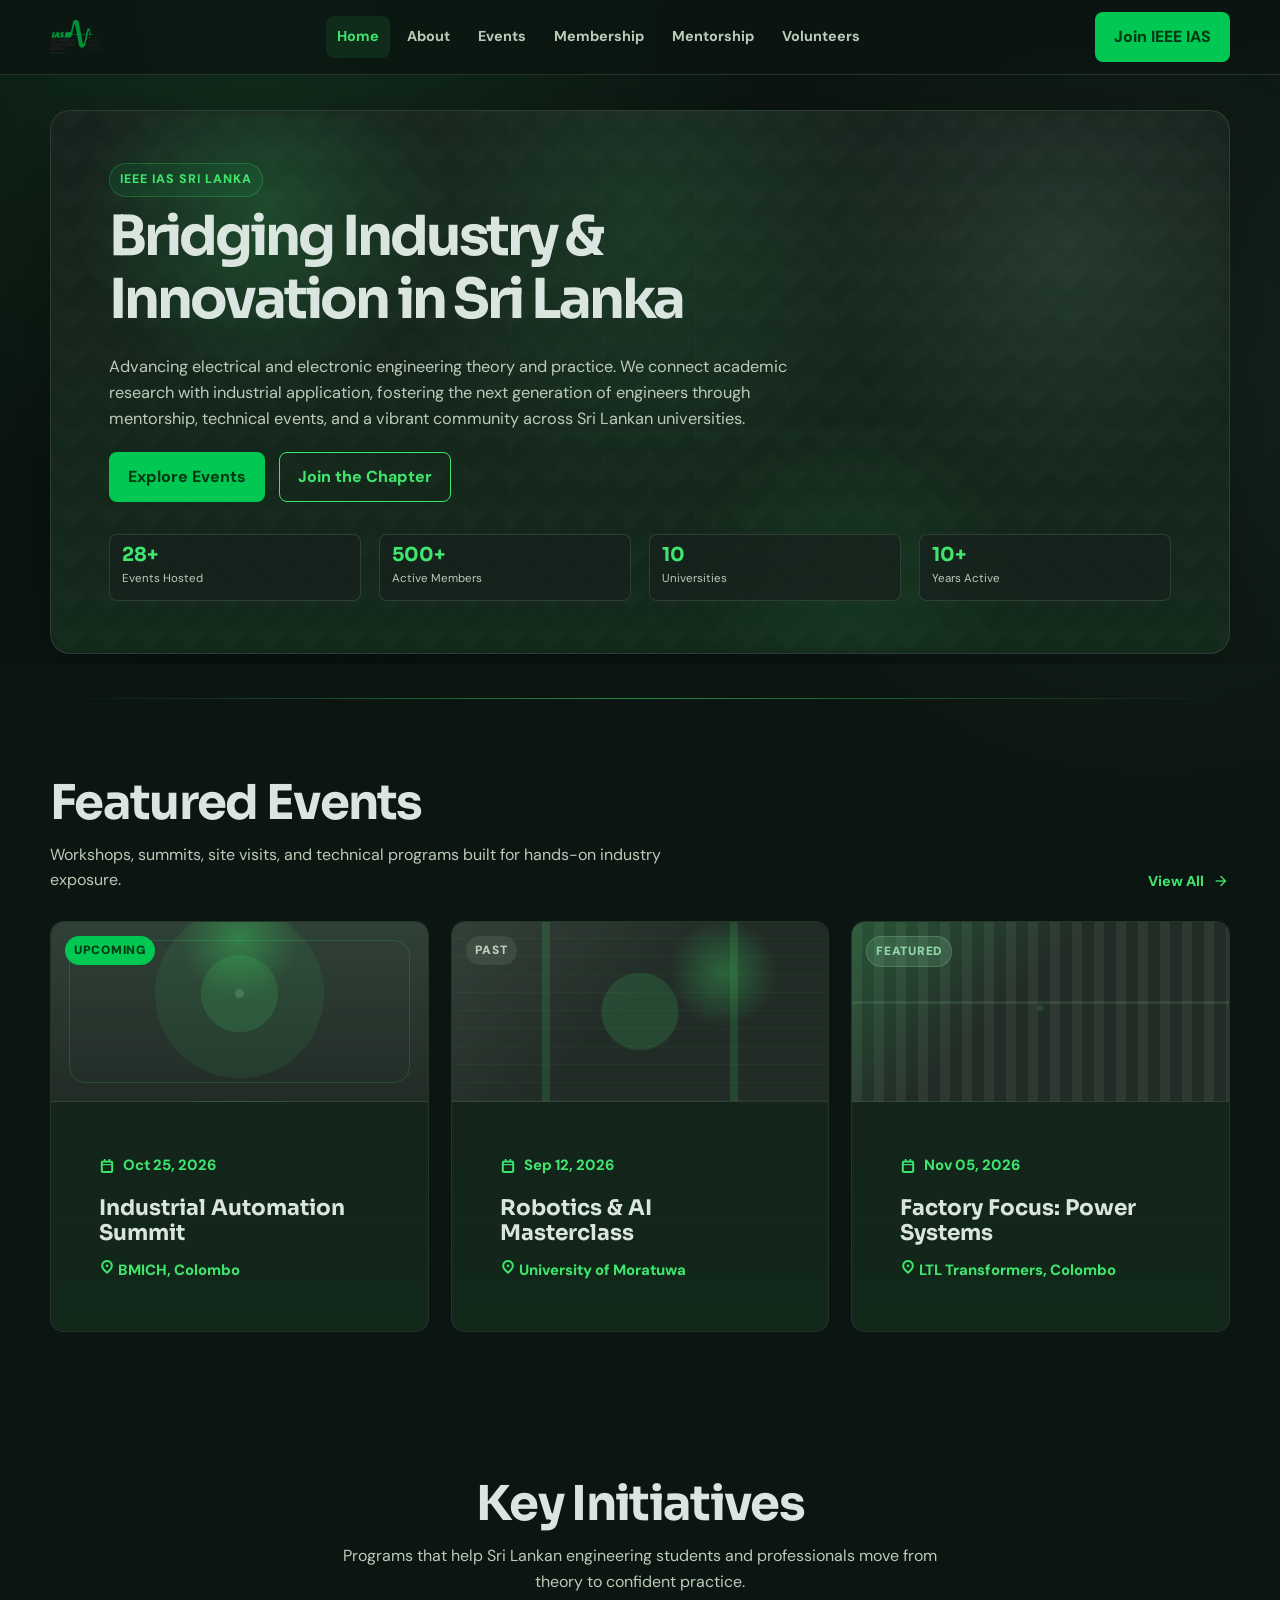
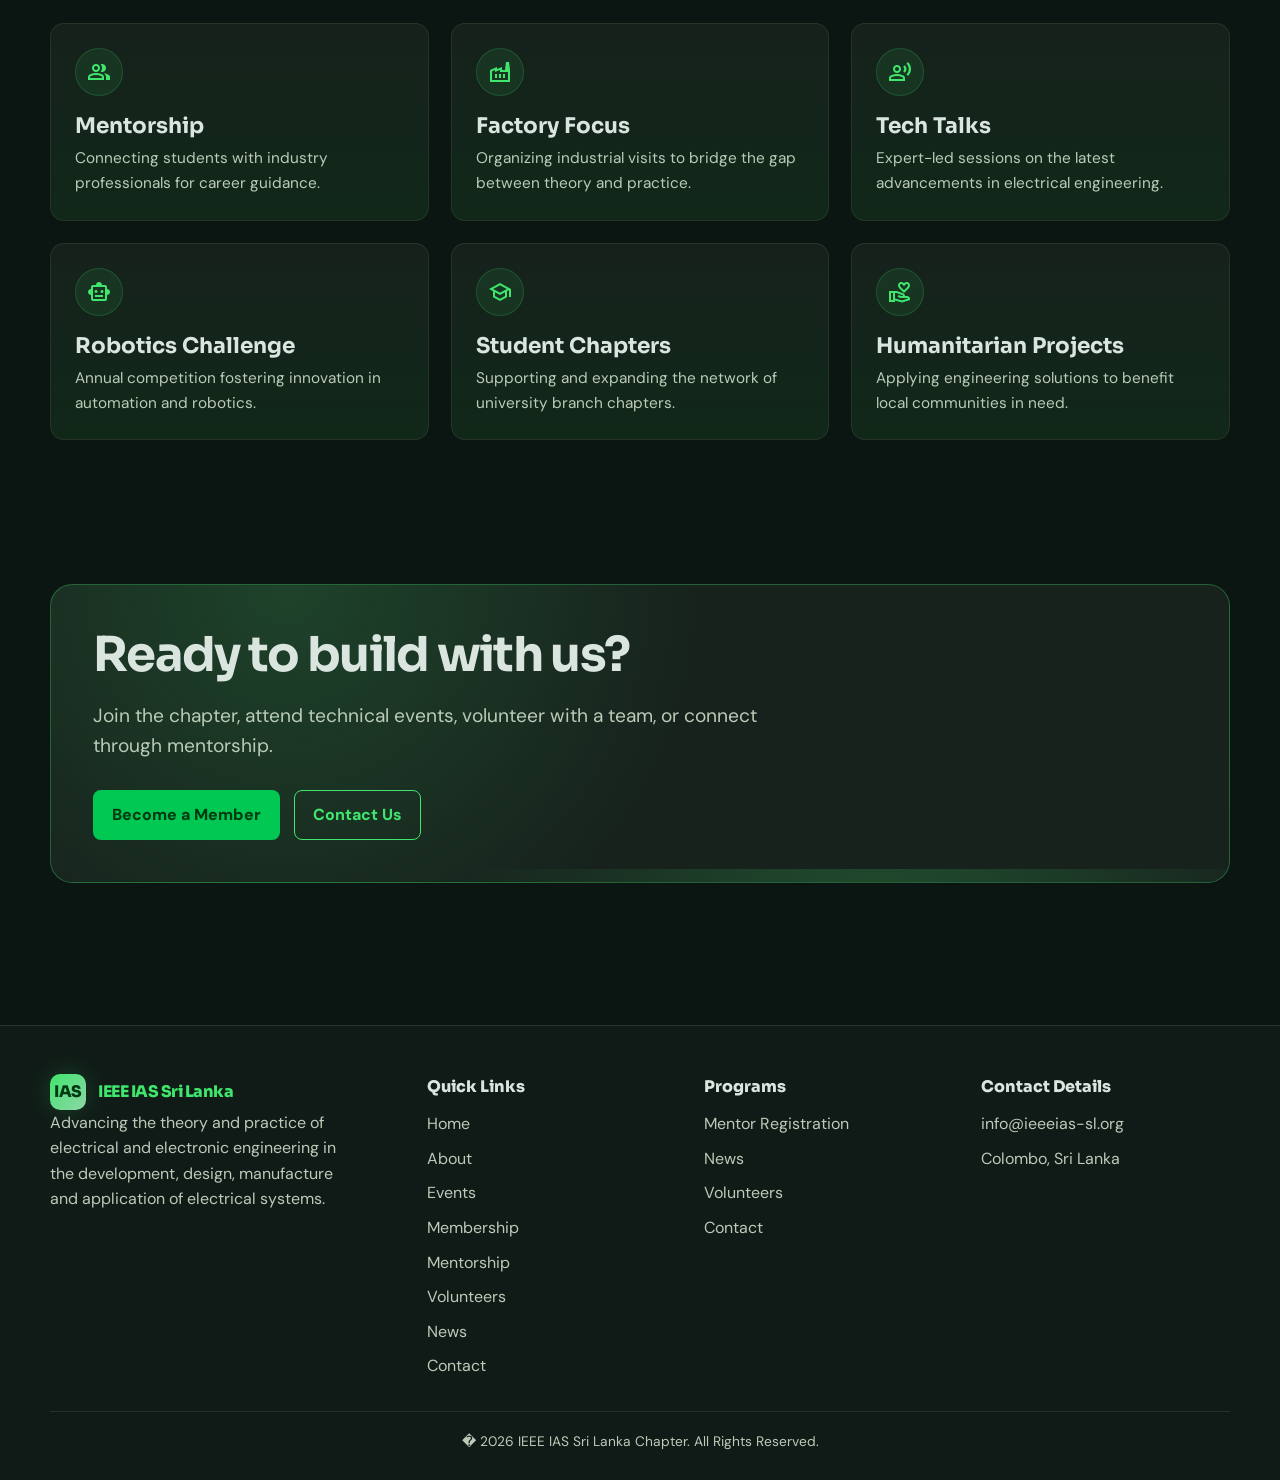
<file: index.html>
<!DOCTYPE html>
<html lang="en">
<head>
  <meta charset="UTF-8">
  <meta name="viewport" content="width=device-width, initial-scale=1.0">
  <title>IEEE IAS Sri Lanka</title>
  <link rel="preconnect" href="https://fonts.googleapis.com">
  <link rel="preconnect" href="https://fonts.gstatic.com" crossorigin>
  <link href="https://fonts.googleapis.com/css2?family=DM+Sans:wght@400;500;700;800&family=Sora:wght@400;700;800&display=swap" rel="stylesheet">
  <link rel="stylesheet" href="https://fonts.googleapis.com/css2?family=Material+Symbols+Outlined:wght@100..700&display=swap">
  <link rel="stylesheet" href="assets/css/index.css">
</head>
<body data-page="home">
  <div class="loader" id="pageLoader">
    <div class="loader-content">
      <div class="loader-spinner"></div>
      <p class="loader-text">Loading IEEE IAS Sri Lanka</p>
    </div>
  </div>
  <header class="site-header">
    <div class="container nav">
      <a class="brand" href="index.html"><img class="brand-logo" src="assets/images/Layer 0.png" alt="IEEE IAS Sri Lanka"></a>
      <nav class="nav-links" aria-label="Main navigation">
        <a href="index.html">Home</a>
        <a href="about.html">About</a>
        <a href="event-detail.html">Events</a>
        <a href="membership.html">Membership</a>
        <a href="mentorship.html">Mentorship</a>
        <a href="volunteers.html">Volunteers</a>
      </nav>
      <div class="nav-actions">
        <a class="btn btn-primary" href="membership.html">Join IEEE IAS</a>
        <button class="menu-toggle" type="button" aria-label="Open menu" aria-expanded="false" data-menu-toggle><span></span><span></span><span></span></button>
      </div>
    </div>
  </header>
  <main>
    <section class="hero home-hero">
      <div class="container">
        <div class="hero-panel reveal">
          <div class="hero-panel-glow"></div>
          <div class="hero-panel-grid"></div>
          <div class="hero-copy reveal" style="--reveal-delay: 0.05s;">
            <span class="eyebrow">IEEE IAS Sri Lanka</span>
            <h1>Bridging Industry & Innovation in Sri Lanka</h1>
            <p class="lead">Advancing electrical and electronic engineering theory and practice. We connect academic research with industrial application, fostering the next generation of engineers through mentorship, technical events, and a vibrant community across Sri Lankan universities.</p>
            <div class="hero-actions">
              <a class="btn btn-primary" href="events.html">Explore Events</a>
              <a class="btn btn-secondary" href="membership.html">Join the Chapter</a>
            </div>
          </div>
          <div class="stats reveal" style="--reveal-delay: 0.18s;">
            <div class="stat"><strong data-count="28" data-suffix="+">0</strong><span>Events Hosted</span></div>
            <div class="stat"><strong data-count="500" data-suffix="+">0</strong><span>Active Members</span></div>
            <div class="stat"><strong data-count="10">0</strong><span>Universities</span></div>
            <div class="stat"><strong data-count="10" data-suffix="+">0</strong><span>Years Active</span></div>
          </div>
        </div>
      </div>
    </section>

    <div class="container">
      <div class="home-divider"></div>
    </div>

    <section class="section">
      <div class="container">
        <div class="section-header reveal" style="--reveal-delay: 0.08s;">
          <div>
            <h2>Featured Events</h2>
            <p>Workshops, summits, site visits, and technical programs built for hands-on industry exposure.</p>
          </div>
          <a class="section-link" href="events.html">View All <span class="material-symbols-outlined">arrow_forward</span></a>
        </div>
        <div class="grid grid-3 feature-grid">
          <article class="card event-card home-card reveal" style="--reveal-delay: 0.12s;">
            <div class="media conference poster industrial-poster">
              <span class="badge primary home-badge">Upcoming</span>
            </div>
            <div class="event-meta compact"><span><span class="material-symbols-outlined">calendar_today</span> Oct 25, 2026</span></div>
            <h3>Industrial Automation Summit</h3>
            <div class="event-meta"><span><span class="material-symbols-outlined">location_on</span> BMICH, Colombo</span></div>
          </article>
          <article class="card event-card home-card reveal" style="--reveal-delay: 0.18s;">
            <div class="media robotics poster robotics-poster">
              <span class="badge ghost home-badge">Past</span>
            </div>
            <div class="event-meta compact"><span><span class="material-symbols-outlined">calendar_today</span> Sep 12, 2026</span></div>
            <h3>Robotics & AI Masterclass</h3>
            <div class="event-meta"><span><span class="material-symbols-outlined">location_on</span> University of Moratuwa</span></div>
          </article>
          <article class="card event-card home-card reveal" style="--reveal-delay: 0.24s;">
            <div class="media factory poster factory-poster">
              <span class="badge soft home-badge">Featured</span>
            </div>
            <div class="event-meta compact"><span><span class="material-symbols-outlined">calendar_today</span> Nov 05, 2026</span></div>
            <h3>Factory Focus: Power Systems</h3>
            <div class="event-meta"><span><span class="material-symbols-outlined">location_on</span> LTL Transformers, Colombo</span></div>
          </article>
        </div>
      </div>
    </section>

    <section class="section">
      <div class="container">
        <div class="section-header center reveal" style="--reveal-delay: 0.08s;">
          <h2>Key Initiatives</h2>
          <p>Programs that help Sri Lankan engineering students and professionals move from theory to confident practice.</p>
        </div>
        <div class="grid grid-3 initiative-grid">
          <div class="card initiative-card reveal" style="--reveal-delay: 0.10s;"><div class="icon"><span class="material-symbols-outlined">group</span></div><h3>Mentorship</h3><p>Connecting students with industry professionals for career guidance.</p></div>
          <div class="card initiative-card reveal" style="--reveal-delay: 0.14s;"><div class="icon"><span class="material-symbols-outlined">factory</span></div><h3>Factory Focus</h3><p>Organizing industrial visits to bridge the gap between theory and practice.</p></div>
          <div class="card initiative-card reveal" style="--reveal-delay: 0.18s;"><div class="icon"><span class="material-symbols-outlined">record_voice_over</span></div><h3>Tech Talks</h3><p>Expert-led sessions on the latest advancements in electrical engineering.</p></div>
          <div class="card initiative-card reveal" style="--reveal-delay: 0.22s;"><div class="icon"><span class="material-symbols-outlined">smart_toy</span></div><h3>Robotics Challenge</h3><p>Annual competition fostering innovation in automation and robotics.</p></div>
          <div class="card initiative-card reveal" style="--reveal-delay: 0.26s;"><div class="icon"><span class="material-symbols-outlined">school</span></div><h3>Student Chapters</h3><p>Supporting and expanding the network of university branch chapters.</p></div>
          <div class="card initiative-card reveal" style="--reveal-delay: 0.30s;"><div class="icon"><span class="material-symbols-outlined">volunteer_activism</span></div><h3>Humanitarian Projects</h3><p>Applying engineering solutions to benefit local communities in need.</p></div>
        </div>
      </div>
    </section>

    <section class="section">
      <div class="container cta reveal" style="--reveal-delay: 0.08s;">
        <h2>Ready to build with us?</h2>
        <p class="lead">Join the chapter, attend technical events, volunteer with a team, or connect through mentorship.</p>
        <div class="section-actions">
          <a class="btn btn-primary" href="membership.html">Become a Member</a>
          <a class="btn btn-secondary" href="contact.html">Contact Us</a>
        </div>
      </div>
    </section>
  </main>
  <footer class="site-footer">
    <div class="container footer-grid">
      <div class="footer-brand">
        <a class="brand" href="index.html"><span class="brand-mark">IAS</span><span>IEEE IAS Sri Lanka</span></a>
        <p>Advancing the theory and practice of electrical and electronic engineering in the development, design, manufacture and application of electrical systems.</p>
      </div>
      <div>
        <span class="footer-title">Quick Links</span>
        <div class="footer-links"><a href="index.html">Home</a><a href="about.html">About</a><a href="events.html">Events</a><a href="membership.html">Membership</a><a href="mentorship.html">Mentorship</a><a href="volunteers.html">Volunteers</a><a href="news.html">News</a><a href="contact.html">Contact</a></div>
      </div>
      <div>
        <span class="footer-title">Programs</span>
        <div class="footer-links"><a href="mentor-registration.html">Mentor Registration</a><a href="news.html">News</a><a href="volunteers.html">Volunteers</a><a href="contact.html">Contact</a></div>
      </div>
      <div>
        <span class="footer-title">Contact Details</span>
        <div class="footer-links"><a href="mailto:info@ieeeias-sl.org">info@ieeeias-sl.org</a><span>Colombo, Sri Lanka</span></div>
      </div>
    </div>
    <div class="container copyright">� 2026 IEEE IAS Sri Lanka Chapter. All Rights Reserved.</div>
  </footer>
  <div class="toast" data-toast></div>
  <script src="assets/js/main.js"></script>
</body>
</html>
</file>
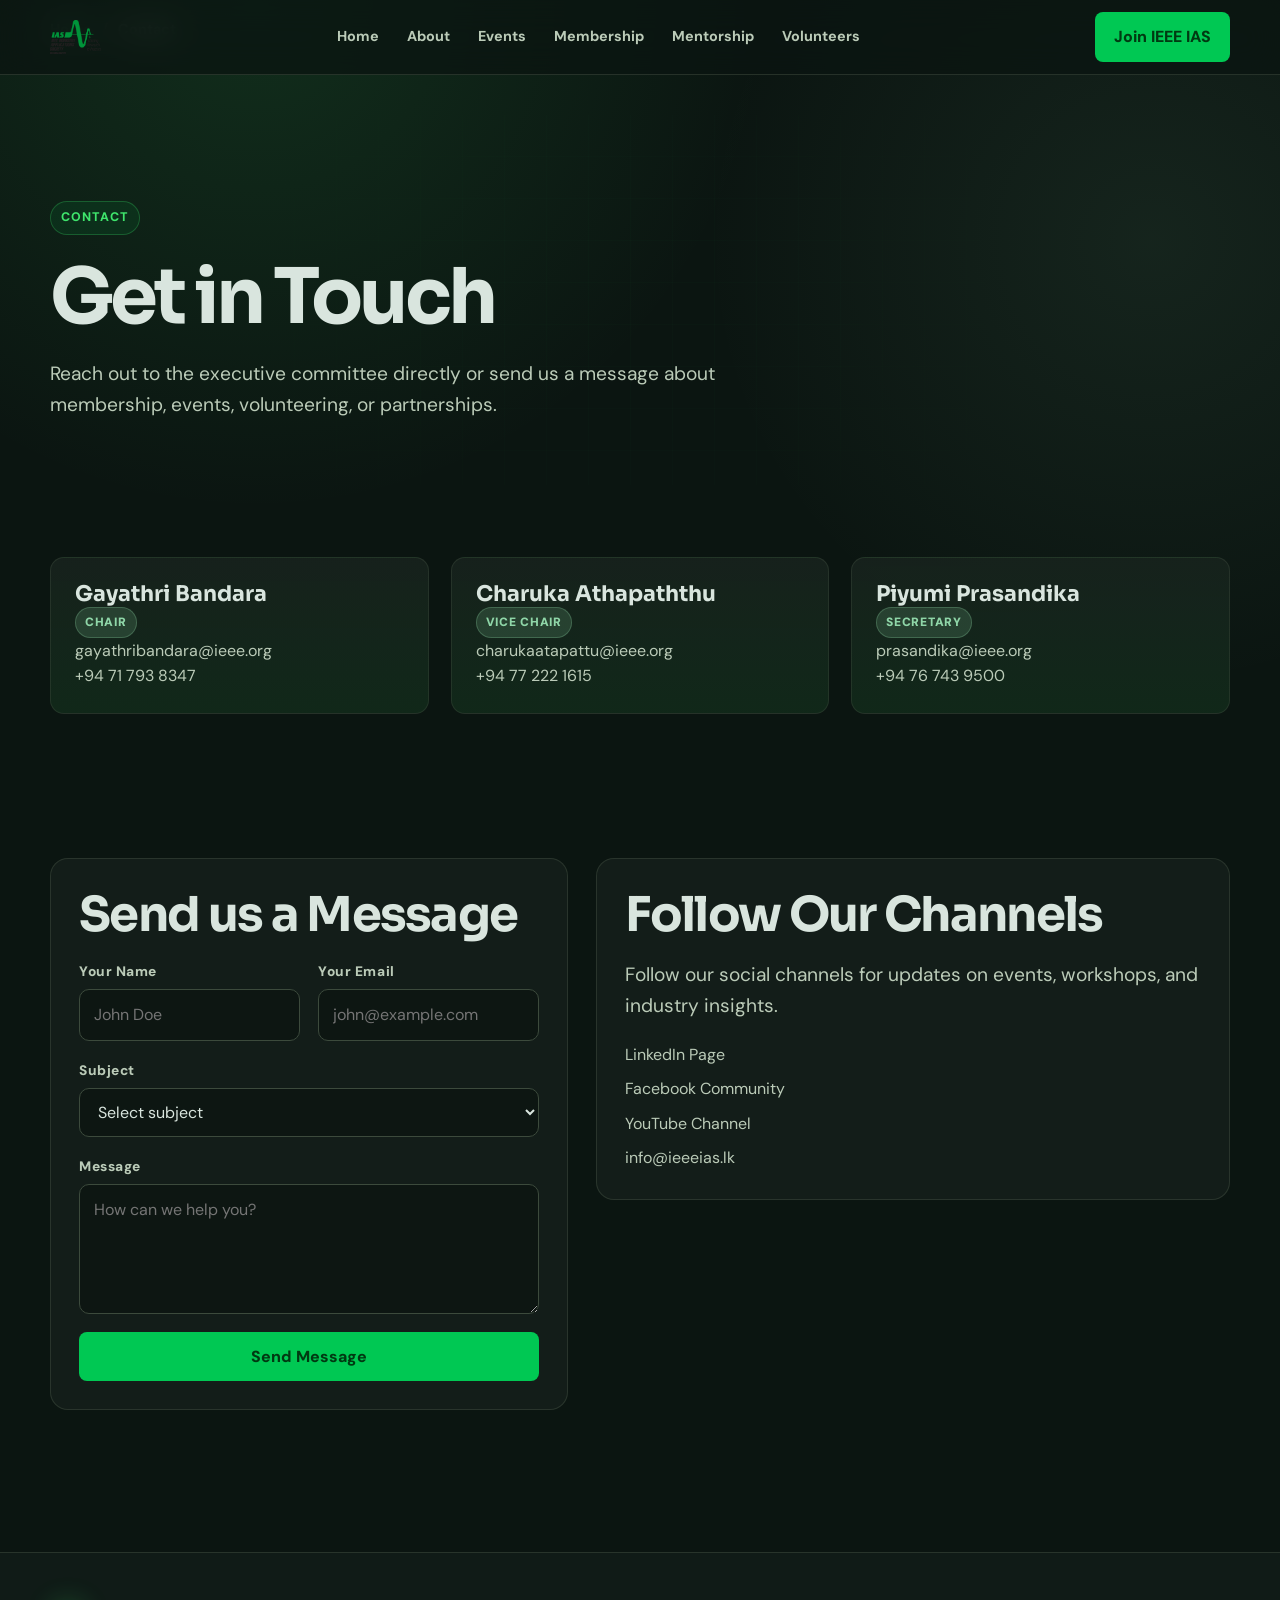
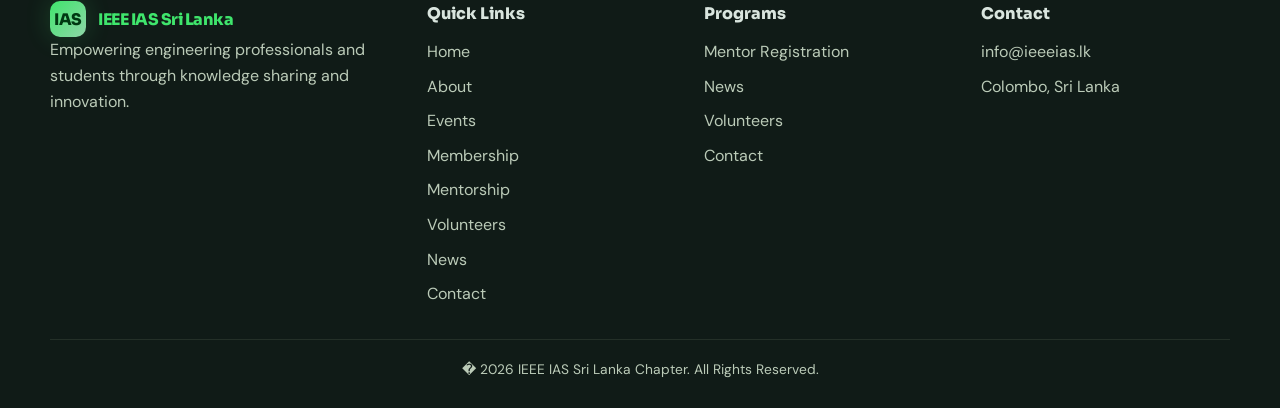
<file: contact.html>
<!DOCTYPE html>
<html lang="en">
<head>
  <meta charset="UTF-8">
  <meta name="viewport" content="width=device-width, initial-scale=1.0">
  <title>Contact Us - IEEE IAS Sri Lanka Chapter</title>
  <link rel="preconnect" href="https://fonts.googleapis.com">
  <link rel="preconnect" href="https://fonts.gstatic.com" crossorigin>
  <link href="https://fonts.googleapis.com/css2?family=DM+Sans:wght@400;500;700;800&family=Sora:wght@400;700;800&display=swap" rel="stylesheet">
  <link rel="stylesheet" href="assets/css/contact.css">
</head>
<body data-page="contact">
  <header class="site-header">
    <div class="container nav">
      <a class="brand" href="index.html"><img class="brand-logo" src="assets/images/Layer 0.png" alt="IEEE IAS Sri Lanka"></a>
      <nav class="nav-links" aria-label="Main navigation">
        <a href="index.html">Home</a>
        <a href="about.html">About</a>
        <a href="event-detail.html">Events</a>
        <a href="membership.html">Membership</a>
        <a href="mentorship.html">Mentorship</a>
        <a href="volunteers.html">Volunteers</a>
      </nav>
      <div class="nav-actions">
        <a class="btn btn-primary" href="membership.html">Join IEEE IAS</a>
        <button class="menu-toggle" type="button" aria-label="Open menu" aria-expanded="false" data-menu-toggle><span></span><span></span><span></span></button>
      </div>
    </div>
  </header>
  <div class="breadcrumb-bar">
    <div class="container">
      <nav class="breadcrumb" aria-label="Breadcrumb">
        <a href="index.html">Home</a>
        <span class="breadcrumb-separator" aria-hidden="true">/</span>
        <span aria-current="page">Contact</span>
      </nav>
    </div>
  </div>
  <main>
    <section class="hero">
      <div class="container">
        <span class="eyebrow">Contact</span>
        <h1>Get in Touch</h1>
        <p class="lead">Reach out to the executive committee directly or send us a message about membership, events, volunteering, or partnerships.</p>
      </div>
    </section>

    <section class="section">
      <div class="container grid grid-3">
        <div class="card"><h3>Gayathri Bandara</h3><span class="badge soft">Chair</span><p><a href="mailto:gayathribandara@ieee.org">gayathribandara@ieee.org</a></p><p><a href="tel:+94717938347">+94 71 793 8347</a></p></div>
        <div class="card"><h3>Charuka Athapaththu</h3><span class="badge soft">Vice Chair</span><p><a href="mailto:charukaatapattu@ieee.org">charukaatapattu@ieee.org</a></p><p><a href="tel:+94772221615">+94 77 222 1615</a></p></div>
        <div class="card"><h3>Piyumi Prasandika</h3><span class="badge soft">Secretary</span><p><a href="mailto:prasandika@ieee.org">prasandika@ieee.org</a></p><p><a href="tel:+94767439500">+94 76 743 9500</a></p></div>
      </div>
    </section>

    <section class="section">
      <div class="container split">
        <form class="panel form" data-demo-form>
          <h2>Send us a Message</h2>
          <div class="form-grid"><div class="field"><label>Your Name</label><input required placeholder="John Doe"></div><div class="field"><label>Your Email</label><input type="email" required placeholder="john@example.com"></div></div>
          <div class="field"><label>Subject</label><select required><option value="">Select subject</option><option>General Inquiry</option><option>Membership Support</option><option>Event Registration</option><option>Partnership/Sponsorship</option></select></div>
          <div class="field"><label>Message</label><textarea required placeholder="How can we help you?"></textarea></div>
          <button class="btn btn-primary" type="submit">Send Message</button>
        </form>
        <aside class="panel"><h2>Follow Our Channels</h2><p class="lead">Follow our social channels for updates on events, workshops, and industry insights.</p><div class="footer-links" style="margin-top:20px"><a href="mailto:info@ieeeias.lk?subject=LinkedIn%20page%20request">LinkedIn Page</a><a href="mailto:info@ieeeias.lk?subject=Facebook%20community%20request">Facebook Community</a><a href="mailto:info@ieeeias.lk?subject=YouTube%20channel%20request">YouTube Channel</a><a href="mailto:info@ieeeias.lk">info@ieeeias.lk</a></div></aside>
      </div>
    </section>
  </main>
  <footer class="site-footer"><div class="container footer-grid"><div><a class="brand" href="index.html"><span class="brand-mark">IAS</span><span>IEEE IAS Sri Lanka</span></a><p>Empowering engineering professionals and students through knowledge sharing and innovation.</p></div><div><span class="footer-title">Quick Links</span><div class="footer-links"><a href="index.html">Home</a><a href="about.html">About</a><a href="events.html">Events</a><a href="membership.html">Membership</a><a href="mentorship.html">Mentorship</a><a href="volunteers.html">Volunteers</a><a href="news.html">News</a><a href="contact.html">Contact</a></div></div><div><span class="footer-title">Programs</span><div class="footer-links"><a href="mentor-registration.html">Mentor Registration</a><a href="news.html">News</a><a href="volunteers.html">Volunteers</a><a href="contact.html">Contact</a></div></div><div><span class="footer-title">Contact</span><div class="footer-links"><a href="mailto:info@ieeeias.lk">info@ieeeias.lk</a><span>Colombo, Sri Lanka</span></div></div></div><div class="container copyright">� 2026 IEEE IAS Sri Lanka Chapter. All Rights Reserved.</div></footer>
  <div class="toast" data-toast></div><script src="assets/js/main.js"></script>
</body>
</html>
</file>
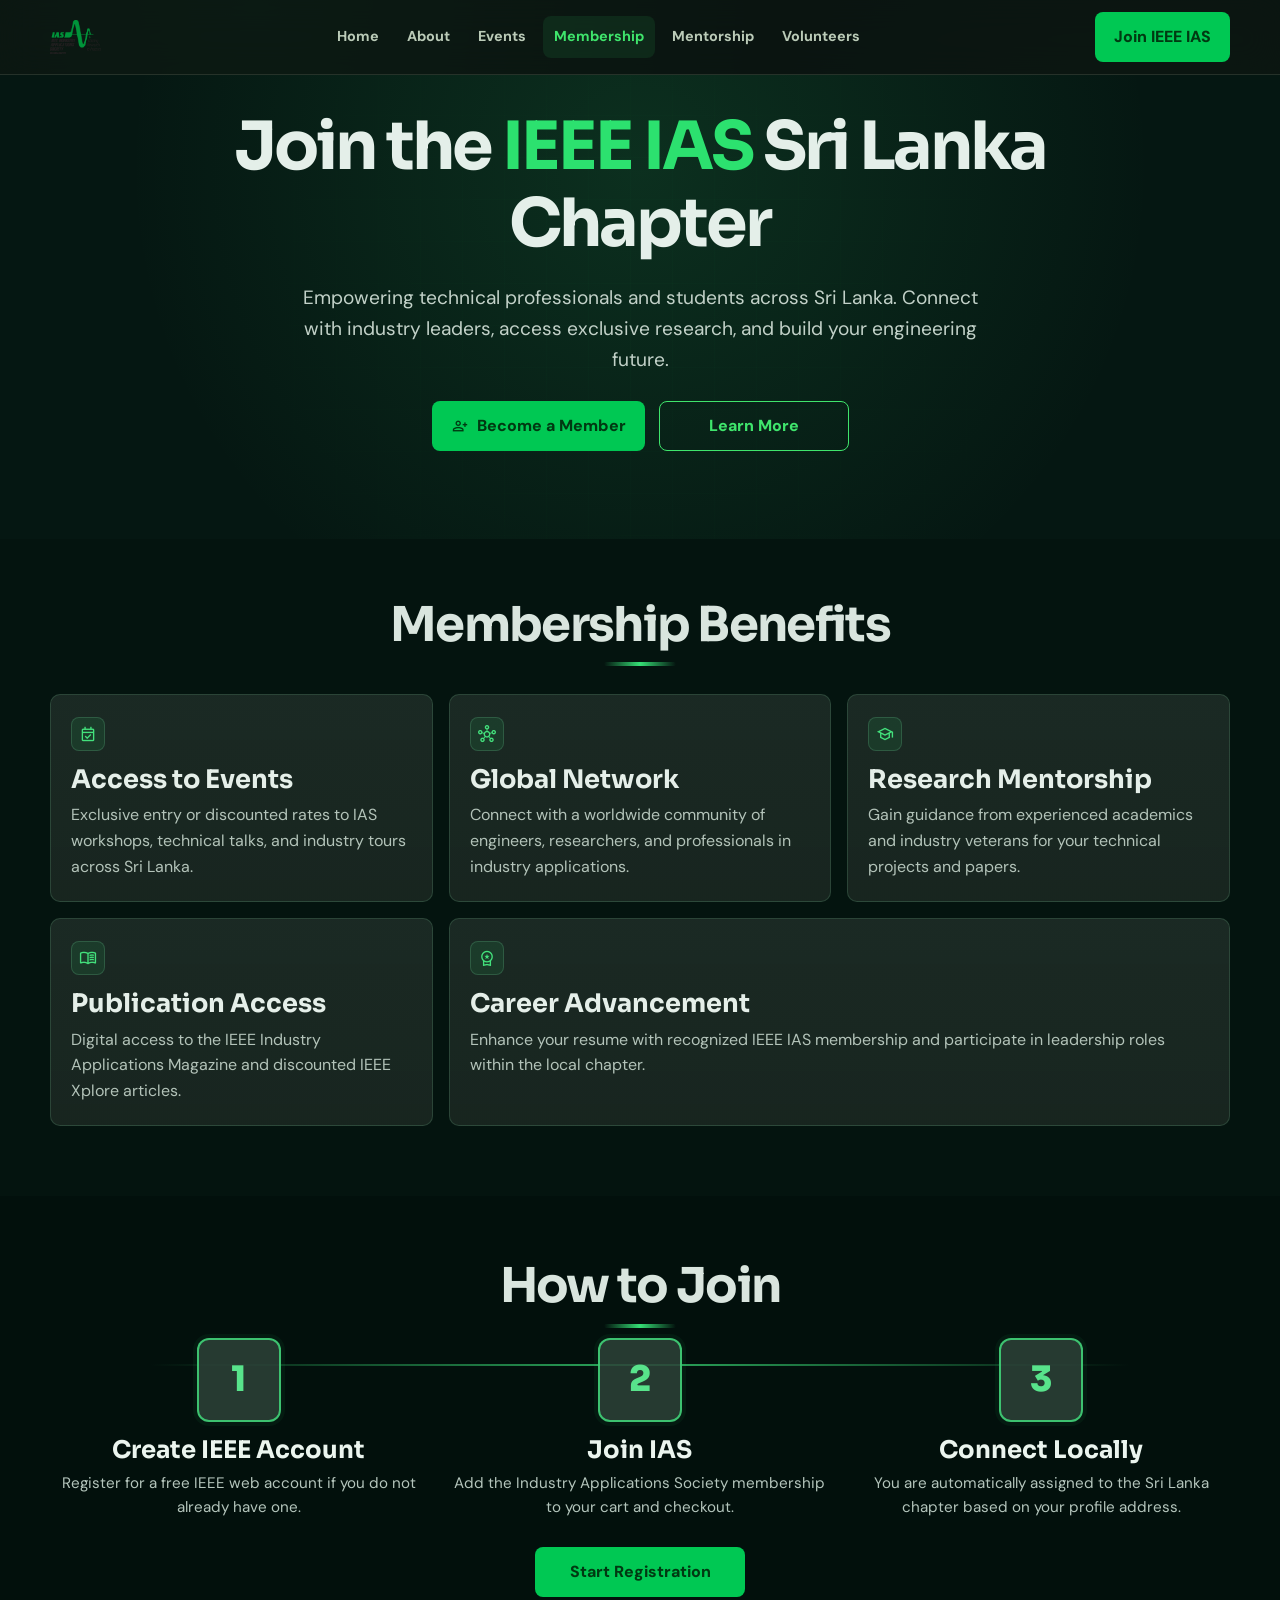
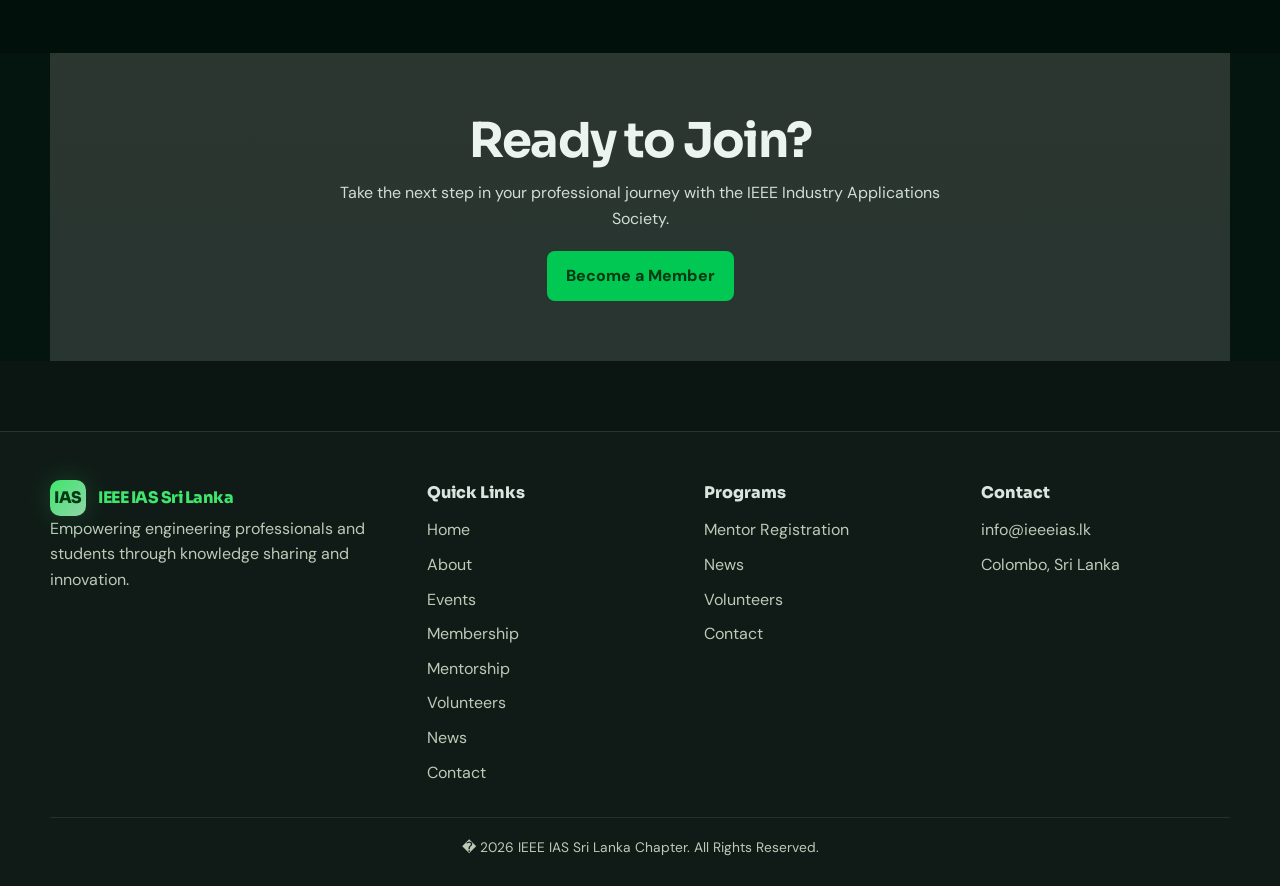
<file: membership.html>
﻿<!DOCTYPE html>
<html lang="en">
<head>
  <meta charset="UTF-8">
  <meta name="viewport" content="width=device-width, initial-scale=1.0">
  <title>Membership - IEEE IAS Sri Lanka Chapter</title>
  <link rel="preconnect" href="https://fonts.googleapis.com">
  <link rel="preconnect" href="https://fonts.gstatic.com" crossorigin>
  <link href="https://fonts.googleapis.com/css2?family=DM+Sans:wght@400;500;700;800&family=Sora:wght@400;700;800&display=swap" rel="stylesheet">
  <link href="https://fonts.googleapis.com/css2?family=Material+Symbols+Outlined:wght@100..700&display=swap" rel="stylesheet">
  <link rel="stylesheet" href="assets/css/membership.css">
</head>
<body data-page="membership">
  <header class="site-header">
    <div class="container nav">
      <a class="brand" href="index.html"><img class="brand-logo" src="assets/images/Layer 0.png" alt="IEEE IAS Sri Lanka"></a>
      <nav class="nav-links" aria-label="Main navigation">
        <a href="index.html">Home</a>
        <a href="about.html">About</a>
        <a href="event-detail.html">Events</a>
        <a href="membership.html">Membership</a>
        <a href="mentorship.html">Mentorship</a>
        <a href="volunteers.html">Volunteers</a>
      </nav>
      <div class="nav-actions">
        <a class="btn btn-primary" href="membership.html">Join IEEE IAS</a>
        <button class="menu-toggle" type="button" aria-label="Open menu" aria-expanded="false" data-menu-toggle><span></span><span></span><span></span></button>
      </div>
    </div>
  </header>
  <main>
    <section class="hero membership-hero">
      <div class="container">
        <div class="membership-hero-panel reveal">
          <h1>Join the <span>IEEE IAS</span> Sri Lanka Chapter</h1>
          <p class="lead">Empowering technical professionals and students across Sri Lanka. Connect with industry leaders, access exclusive research, and build your engineering future.</p>
          <div class="hero-actions">
            <a class="btn btn-primary" href="https://www.ieee.org/membership/join/" target="_blank" rel="noreferrer"><span class="material-symbols-outlined">person_add</span>Become a Member</a>
            <a class="btn btn-secondary" href="about.html">Learn More</a>
          </div>
        </div>
      </div>
    </section>

    <section class="section membership-benefits-section">
      <div class="container">
        <div class="section-header center membership-header"><h2>Membership Benefits</h2></div>
        <div class="membership-benefits-grid">
          <article class="membership-benefit-card reveal" style="--reveal-delay: 0.04s;"><span class="material-symbols-outlined">event_available</span><h3>Access to Events</h3><p>Exclusive entry or discounted rates to IAS workshops, technical talks, and industry tours across Sri Lanka.</p></article>
          <article class="membership-benefit-card reveal" style="--reveal-delay: 0.07s;"><span class="material-symbols-outlined">hub</span><h3>Global Network</h3><p>Connect with a worldwide community of engineers, researchers, and professionals in industry applications.</p></article>
          <article class="membership-benefit-card reveal" style="--reveal-delay: 0.1s;"><span class="material-symbols-outlined">school</span><h3>Research Mentorship</h3><p>Gain guidance from experienced academics and industry veterans for your technical projects and papers.</p></article>
          <article class="membership-benefit-card reveal" style="--reveal-delay: 0.13s;"><span class="material-symbols-outlined">menu_book</span><h3>Publication Access</h3><p>Digital access to the IEEE Industry Applications Magazine and discounted IEEE Xplore articles.</p></article>
          <article class="membership-benefit-card membership-benefit-card-wide reveal" style="--reveal-delay: 0.16s;"><span class="material-symbols-outlined">workspace_premium</span><h3>Career Advancement</h3><p>Enhance your resume with recognized IEEE IAS membership and participate in leadership roles within the local chapter.</p></article>
        </div>
      </div>
    </section>

    <section class="section join-flow-section">
      <div class="container">
        <div class="section-header center membership-header"><h2>How to Join</h2></div>
        <div class="join-flow-line" aria-hidden="true"></div>
        <div class="join-flow-grid">
          <article class="join-step reveal" style="--reveal-delay: 0.04s;"><div class="join-step-number">1</div><h3>Create IEEE Account</h3><p>Register for a free IEEE web account if you do not already have one.</p></article>
          <article class="join-step reveal" style="--reveal-delay: 0.08s;"><div class="join-step-number">2</div><h3>Join IAS</h3><p>Add the Industry Applications Society membership to your cart and checkout.</p></article>
          <article class="join-step reveal" style="--reveal-delay: 0.12s;"><div class="join-step-number">3</div><h3>Connect Locally</h3><p>You are automatically assigned to the Sri Lanka chapter based on your profile address.</p></article>
        </div>
        <div class="join-flow-action">
          <a class="btn btn-primary" href="https://www.ieee.org/membership/join/" target="_blank" rel="noreferrer">Start Registration</a>
        </div>
      </div>
    </section>

    <section class="section membership-cta-strip">
      <div class="container">
        <div class="membership-strip-box reveal">
          <h2>Ready to Join?</h2>
          <p>Take the next step in your professional journey with the IEEE Industry Applications Society.</p>
          <a class="btn btn-primary" href="https://www.ieee.org/membership/join/" target="_blank" rel="noreferrer">Become a Member</a>
        </div>
      </div>
    </section>
  </main>
  <footer class="site-footer"><div class="container footer-grid"><div><a class="brand" href="index.html"><span class="brand-mark">IAS</span><span>IEEE IAS Sri Lanka</span></a><p>Empowering engineering professionals and students through knowledge sharing and innovation.</p></div><div><span class="footer-title">Quick Links</span><div class="footer-links"><a href="index.html">Home</a><a href="about.html">About</a><a href="events.html">Events</a><a href="membership.html">Membership</a><a href="mentorship.html">Mentorship</a><a href="volunteers.html">Volunteers</a><a href="news.html">News</a><a href="contact.html">Contact</a></div></div><div><span class="footer-title">Programs</span><div class="footer-links"><a href="mentor-registration.html">Mentor Registration</a><a href="news.html">News</a><a href="volunteers.html">Volunteers</a><a href="contact.html">Contact</a></div></div><div><span class="footer-title">Contact</span><div class="footer-links"><a href="mailto:info@ieeeias.lk">info@ieeeias.lk</a><span>Colombo, Sri Lanka</span></div></div></div><div class="container copyright">� 2026 IEEE IAS Sri Lanka Chapter. All Rights Reserved.</div></footer>
  <div class="toast" data-toast></div><script src="assets/js/main.js"></script>
</body>
</html>
</file>
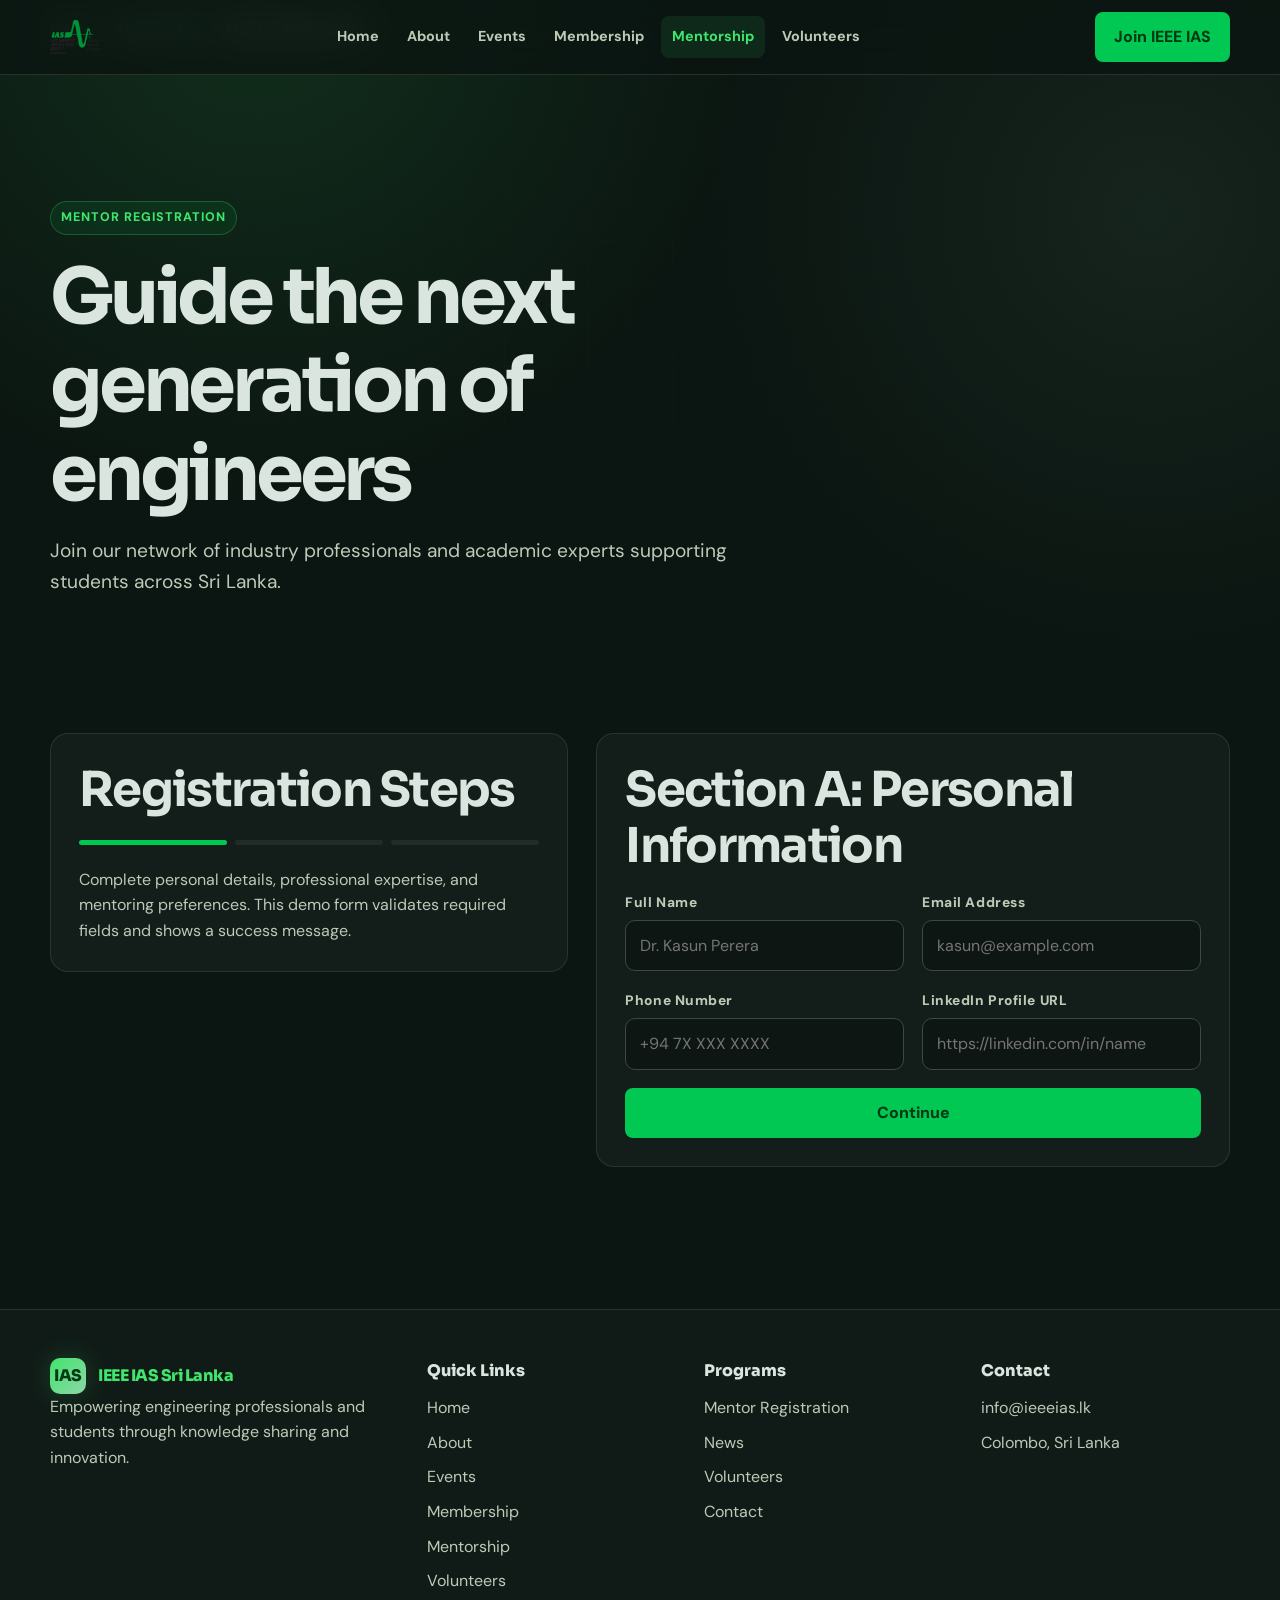
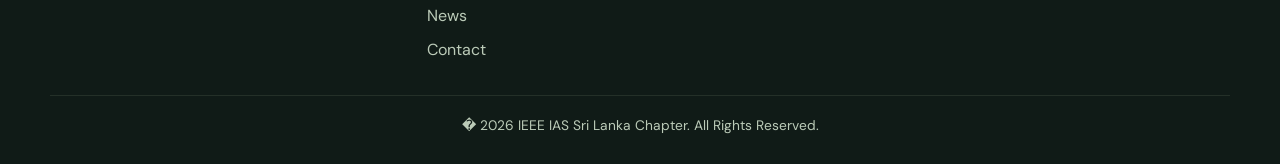
<file: mentor-registration.html>
<!DOCTYPE html>
<html lang="en">
<head>
  <meta charset="UTF-8">
  <meta name="viewport" content="width=device-width, initial-scale=1.0">
  <title>Mentor Registration - IEEE IAS Sri Lanka Chapter</title>
  <link rel="preconnect" href="https://fonts.googleapis.com">
  <link rel="preconnect" href="https://fonts.gstatic.com" crossorigin>
  <link href="https://fonts.googleapis.com/css2?family=DM+Sans:wght@400;500;700;800&family=Sora:wght@400;700;800&display=swap" rel="stylesheet">
  <link rel="stylesheet" href="assets/css/mentor-registration.css">
</head>
<body data-page="mentorship">
  <header class="site-header">
    <div class="container nav">
      <a class="brand" href="index.html"><img class="brand-logo" src="assets/images/Layer 0.png" alt="IEEE IAS Sri Lanka"></a>
      <nav class="nav-links" aria-label="Main navigation">
        <a href="index.html">Home</a>
        <a href="about.html">About</a>
        <a href="event-detail.html">Events</a>
        <a href="membership.html">Membership</a>
        <a href="mentorship.html">Mentorship</a>
        <a href="volunteers.html">Volunteers</a>
      </nav>
      <div class="nav-actions">
        <a class="btn btn-primary" href="membership.html">Join IEEE IAS</a>
        <button class="menu-toggle" type="button" aria-label="Open menu" aria-expanded="false" data-menu-toggle><span></span><span></span><span></span></button>
      </div>
    </div>
  </header>
  <div class="breadcrumb-bar">
    <div class="container">
      <nav class="breadcrumb" aria-label="Breadcrumb">
        <a href="index.html">Home</a>
        <span class="breadcrumb-separator" aria-hidden="true">/</span>
        <a href="mentorship.html">Mentorship</a>
        <span class="breadcrumb-separator" aria-hidden="true">/</span>
        <span aria-current="page">Mentor Registration</span>
      </nav>
    </div>
  </div>
  <main>
    <section class="hero">
      <div class="container">
        <span class="eyebrow">Mentor Registration</span>
        <h1>Guide the next generation of engineers</h1>
        <p class="lead">Join our network of industry professionals and academic experts supporting students across Sri Lanka.</p>
      </div>
    </section>
    <section class="section">
      <div class="container split">
        <aside class="panel"><h2>Registration Steps</h2><div class="progress-dots"><span data-form-dot></span><span data-form-dot></span><span data-form-dot></span></div><p>Complete personal details, professional expertise, and mentoring preferences. This demo form validates required fields and shows a success message.</p></aside>
        <form class="panel form" data-mentor-form>
          <div class="form-step active">
            <h2>Section A: Personal Information</h2>
            <div class="form-grid"><div class="field"><label>Full Name</label><input required placeholder="Dr. Kasun Perera"></div><div class="field"><label>Email Address</label><input type="email" required placeholder="kasun@example.com"></div></div>
            <div class="form-grid"><div class="field"><label>Phone Number</label><input type="tel" required placeholder="+94 7X XXX XXXX"></div><div class="field"><label>LinkedIn Profile URL</label><input type="url" placeholder="https://linkedin.com/in/name"></div></div>
            <button class="btn btn-primary" type="button" data-next-step>Continue</button>
          </div>
          <div class="form-step">
            <h2>Section B: Professional Information</h2>
            <div class="form-grid"><div class="field"><label>Organization</label><input required></div><div class="field"><label>Role / Title</label><input required></div></div>
            <div class="field"><label>Expertise Areas</label><textarea required placeholder="Power systems, automation, research publishing..."></textarea></div>
            <div class="section-actions"><button class="btn btn-secondary" type="button" data-prev-step>Back</button><button class="btn btn-primary" type="button" data-next-step>Continue</button></div>
          </div>
          <div class="form-step">
            <h2>Section C: Preferences</h2>
            <div class="form-grid"><div class="field"><label>Preferred Format</label><select required><option value="">Select format</option><option>Virtual</option><option>In-person</option><option>Both</option></select></div><div class="field"><label>Available Hours / Month</label><input type="number" min="1" required></div></div>
            <div class="field"><label>Message for Mentees</label><textarea required></textarea></div>
            <div class="section-actions"><button class="btn btn-secondary" type="button" data-prev-step>Back</button><button class="btn btn-primary" type="submit">Submit Registration</button></div>
          </div>
        </form>
      </div>
    </section>
  </main>
  <footer class="site-footer"><div class="container footer-grid"><div><a class="brand" href="index.html"><span class="brand-mark">IAS</span><span>IEEE IAS Sri Lanka</span></a><p>Empowering engineering professionals and students through knowledge sharing and innovation.</p></div><div><span class="footer-title">Quick Links</span><div class="footer-links"><a href="index.html">Home</a><a href="about.html">About</a><a href="events.html">Events</a><a href="membership.html">Membership</a><a href="mentorship.html">Mentorship</a><a href="volunteers.html">Volunteers</a><a href="news.html">News</a><a href="contact.html">Contact</a></div></div><div><span class="footer-title">Programs</span><div class="footer-links"><a href="mentor-registration.html">Mentor Registration</a><a href="news.html">News</a><a href="volunteers.html">Volunteers</a><a href="contact.html">Contact</a></div></div><div><span class="footer-title">Contact</span><div class="footer-links"><a href="mailto:info@ieeeias.lk">info@ieeeias.lk</a><span>Colombo, Sri Lanka</span></div></div></div><div class="container copyright">� 2026 IEEE IAS Sri Lanka Chapter. All Rights Reserved.</div></footer>
  <div class="toast" data-toast></div><script src="assets/js/main.js"></script>
</body>
</html>
</file>
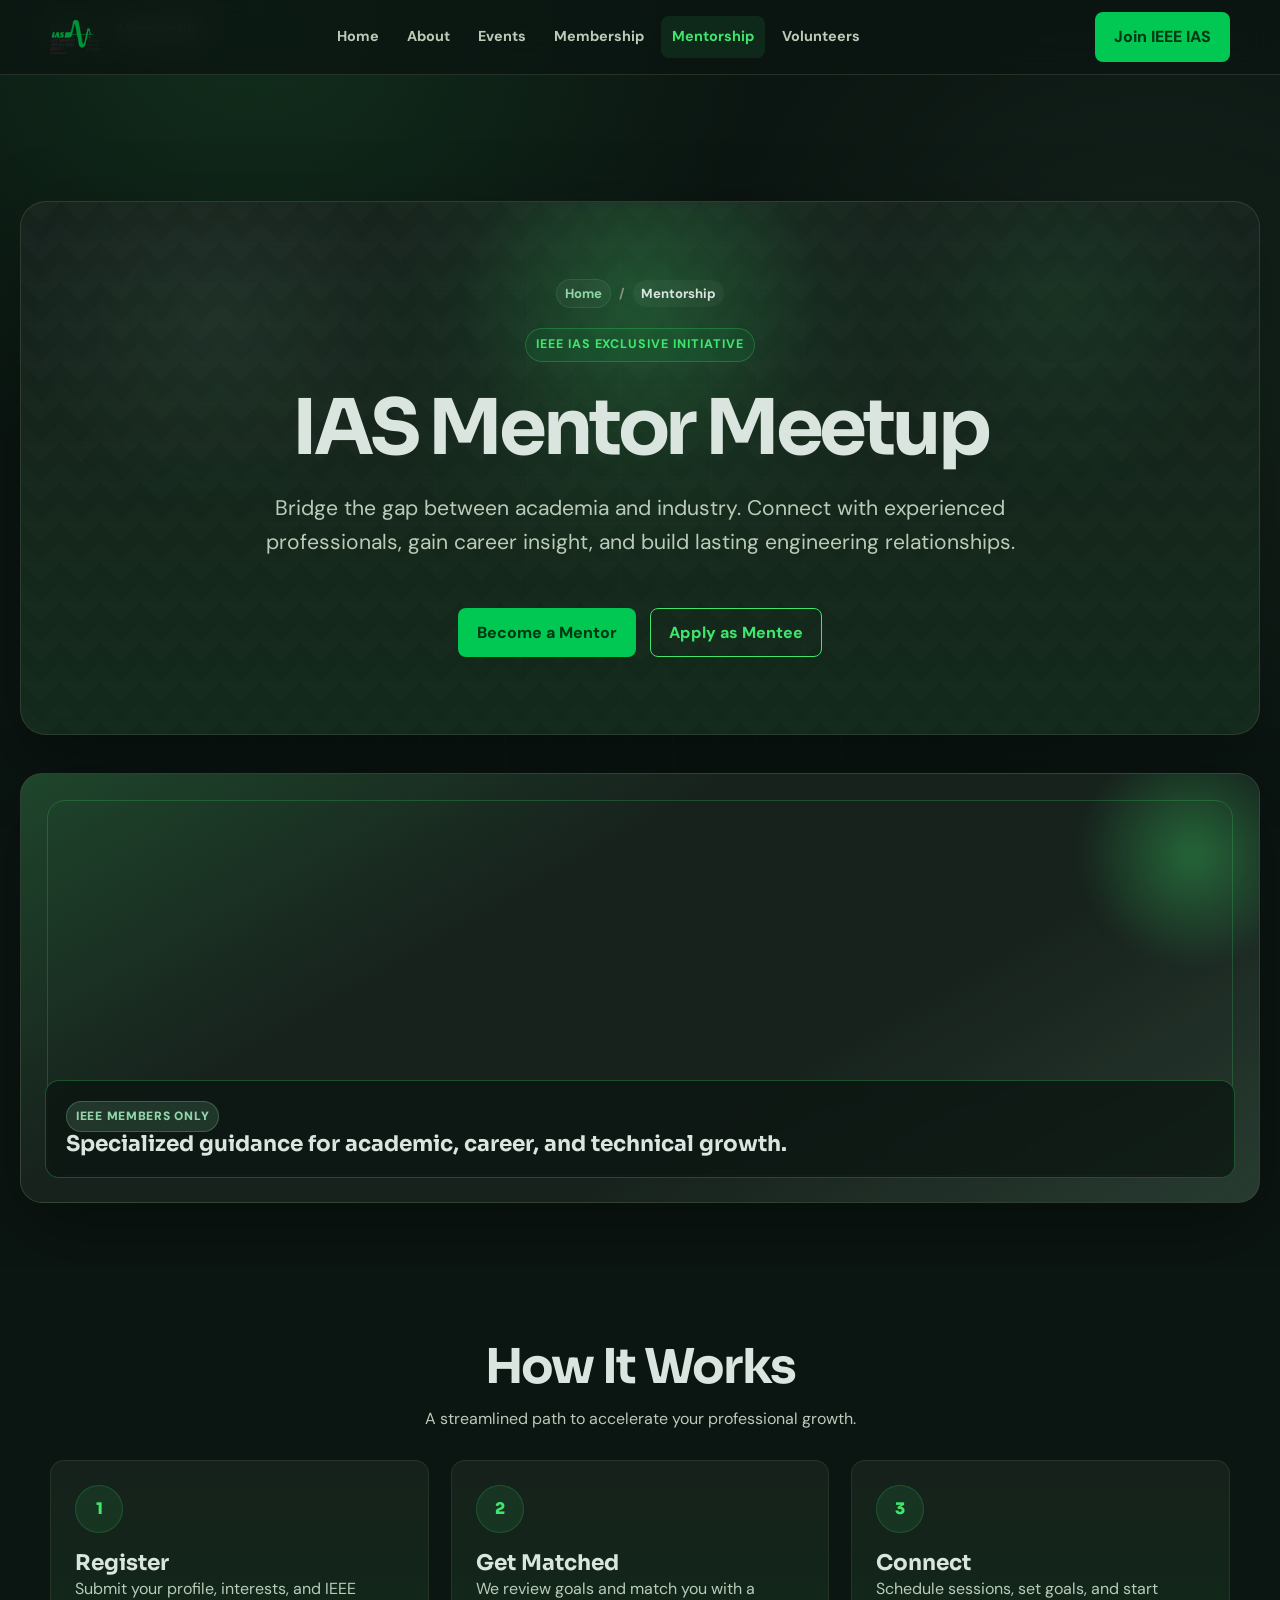
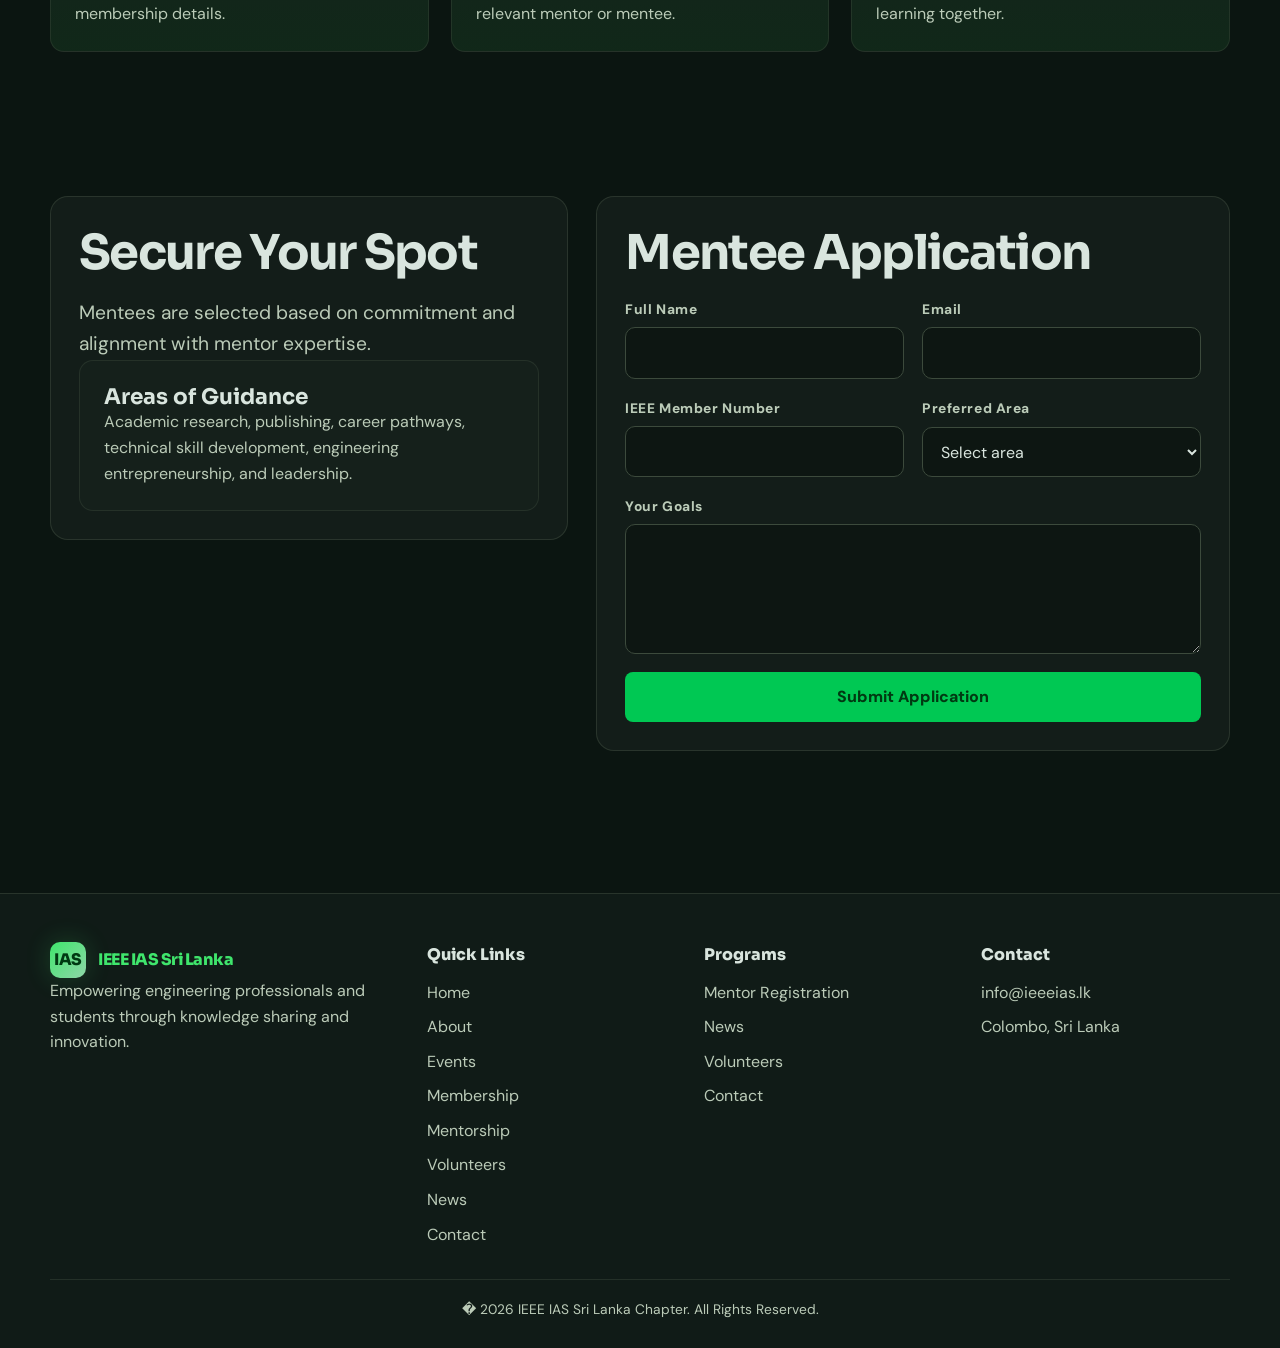
<file: mentorship.html>
<!DOCTYPE html>
<html lang="en">
<head>
  <meta charset="UTF-8">
  <meta name="viewport" content="width=device-width, initial-scale=1.0">
  <title>Mentorship - IEEE IAS Sri Lanka Chapter</title>
  <link rel="preconnect" href="https://fonts.googleapis.com">
  <link rel="preconnect" href="https://fonts.gstatic.com" crossorigin>
  <link href="https://fonts.googleapis.com/css2?family=DM+Sans:wght@400;500;700;800&family=Sora:wght@400;700;800&display=swap" rel="stylesheet">
  <link rel="stylesheet" href="assets/css/mentorship.css">
</head>
<body data-page="mentorship">
  <header class="site-header">
    <div class="container nav">
      <a class="brand" href="index.html"><img class="brand-logo" src="assets/images/Layer 0.png" alt="IEEE IAS Sri Lanka"></a>
      <nav class="nav-links" aria-label="Main navigation">
        <a href="index.html">Home</a>
        <a href="about.html">About</a>
        <a href="event-detail.html">Events</a>
        <a href="membership.html">Membership</a>
        <a href="mentorship.html">Mentorship</a>
        <a href="volunteers.html">Volunteers</a>
      </nav>
      <div class="nav-actions">
        <a class="btn btn-primary" href="membership.html">Join IEEE IAS</a>
        <button class="menu-toggle" type="button" aria-label="Open menu" aria-expanded="false" data-menu-toggle><span></span><span></span><span></span></button>
      </div>
    </div>
  </header>
  <div class="breadcrumb-bar">
    <div class="container">
      <nav class="breadcrumb" aria-label="Breadcrumb">
        <a href="index.html">Home</a>
        <span class="breadcrumb-separator" aria-hidden="true">/</span>
        <span aria-current="page">Mentorship</span>
      </nav>
    </div>
  </div>
  <main>
    <section class="hero about-hero">
      <div class="container hero-grid">
        <div class="hero-panel about-hero-panel reveal">
          <div class="hero-panel-glow"></div>
          <div class="hero-panel-grid"></div>
          <div class="hero-panel-content">
            <nav class="breadcrumb" aria-label="Breadcrumb">
              <a href="index.html">Home</a>
              <span class="breadcrumb-separator" aria-hidden="true">/</span>
              <span aria-current="page">Mentorship</span>
            </nav>
            <span class="eyebrow">IEEE IAS Exclusive Initiative</span>
            <h1>IAS Mentor Meetup</h1>
            <p class="lead">Bridge the gap between academia and industry. Connect with experienced professionals, gain career insight, and build lasting engineering relationships.</p>
            <div class="hero-actions"><a class="btn btn-primary" href="mentor-registration.html">Become a Mentor</a><a class="btn btn-secondary" href="#mentee-form">Apply as Mentee</a></div>
          </div>
        </div>
        <div class="visual-card"><div class="visual-content"><span class="badge soft">IEEE Members Only</span><h3>Specialized guidance for academic, career, and technical growth.</h3></div></div>
      </div>
    </section>

    <section class="section">
      <div class="container">
        <div class="section-header center"><h2>How It Works</h2><p>A streamlined path to accelerate your professional growth.</p></div>
        <div class="grid grid-3">
          <div class="card"><div class="icon">1</div><h3>Register</h3><p>Submit your profile, interests, and IEEE membership details.</p></div>
          <div class="card"><div class="icon">2</div><h3>Get Matched</h3><p>We review goals and match you with a relevant mentor or mentee.</p></div>
          <div class="card"><div class="icon">3</div><h3>Connect</h3><p>Schedule sessions, set goals, and start learning together.</p></div>
        </div>
      </div>
    </section>

    <section class="section" id="mentee-form">
      <div class="container split">
        <div class="panel"><h2>Secure Your Spot</h2><p class="lead">Mentees are selected based on commitment and alignment with mentor expertise.</p><div class="card muted"><h3>Areas of Guidance</h3><p>Academic research, publishing, career pathways, technical skill development, engineering entrepreneurship, and leadership.</p></div></div>
        <form class="panel form" data-demo-form>
          <h2>Mentee Application</h2>
          <div class="form-grid"><div class="field"><label for="name">Full Name</label><input id="name" name="name" required></div><div class="field"><label for="email">Email</label><input id="email" name="email" type="email" required></div></div>
          <div class="form-grid"><div class="field"><label for="member">IEEE Member Number</label><input id="member" name="member" required></div><div class="field"><label for="area">Preferred Area</label><select id="area" name="area" required><option value="">Select area</option><option>Research</option><option>Industry Careers</option><option>Technical Skills</option><option>Entrepreneurship</option></select></div></div>
          <div class="field"><label for="goals">Your Goals</label><textarea id="goals" name="goals" required></textarea></div>
          <button class="btn btn-primary" type="submit">Submit Application</button>
        </form>
      </div>
    </section>
  </main>
  <footer class="site-footer"><div class="container footer-grid"><div><a class="brand" href="index.html"><span class="brand-mark">IAS</span><span>IEEE IAS Sri Lanka</span></a><p>Empowering engineering professionals and students through knowledge sharing and innovation.</p></div><div><span class="footer-title">Quick Links</span><div class="footer-links"><a href="index.html">Home</a><a href="about.html">About</a><a href="events.html">Events</a><a href="membership.html">Membership</a><a href="mentorship.html">Mentorship</a><a href="volunteers.html">Volunteers</a><a href="news.html">News</a><a href="contact.html">Contact</a></div></div><div><span class="footer-title">Programs</span><div class="footer-links"><a href="mentor-registration.html">Mentor Registration</a><a href="news.html">News</a><a href="volunteers.html">Volunteers</a><a href="contact.html">Contact</a></div></div><div><span class="footer-title">Contact</span><div class="footer-links"><a href="mailto:info@ieeeias.lk">info@ieeeias.lk</a><span>Colombo, Sri Lanka</span></div></div></div><div class="container copyright">� 2026 IEEE IAS Sri Lanka Chapter. All Rights Reserved.</div></footer>
  <div class="toast" data-toast></div><script src="assets/js/main.js"></script>
</body>
</html>
</file>
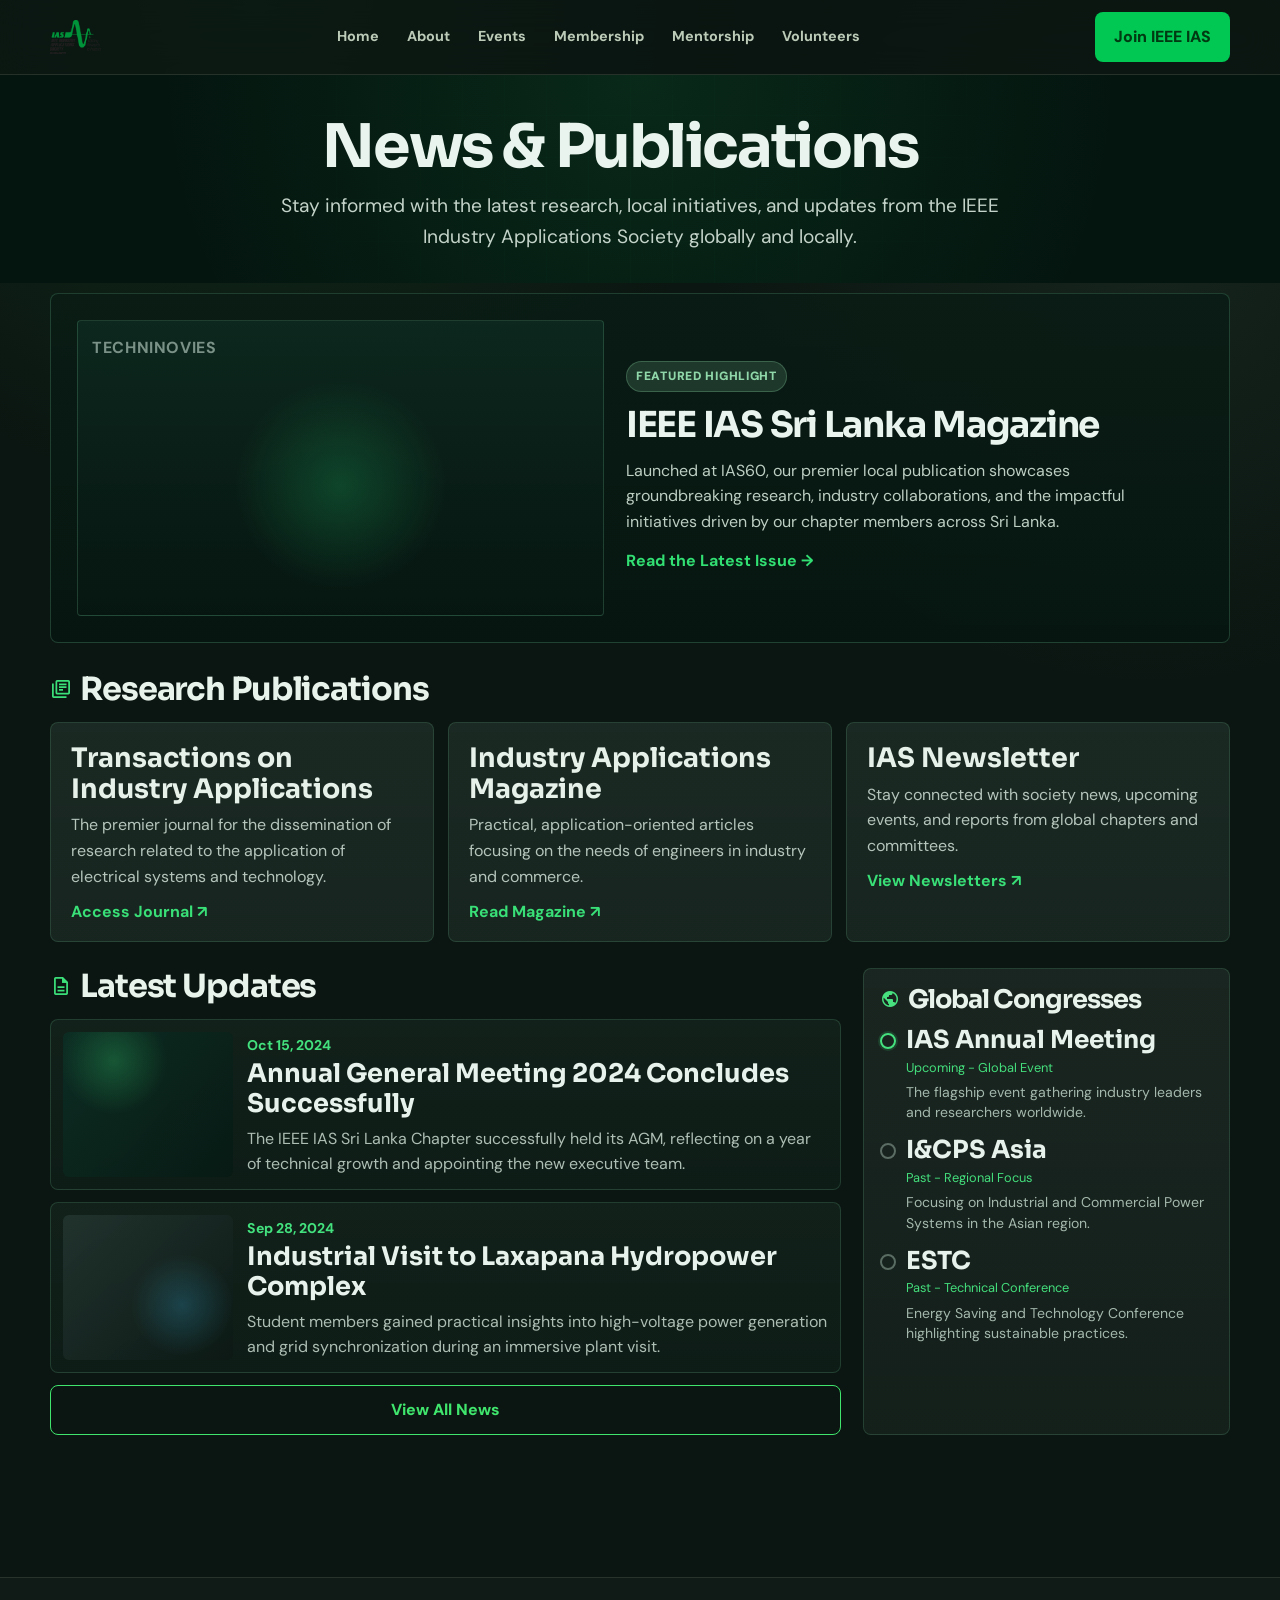
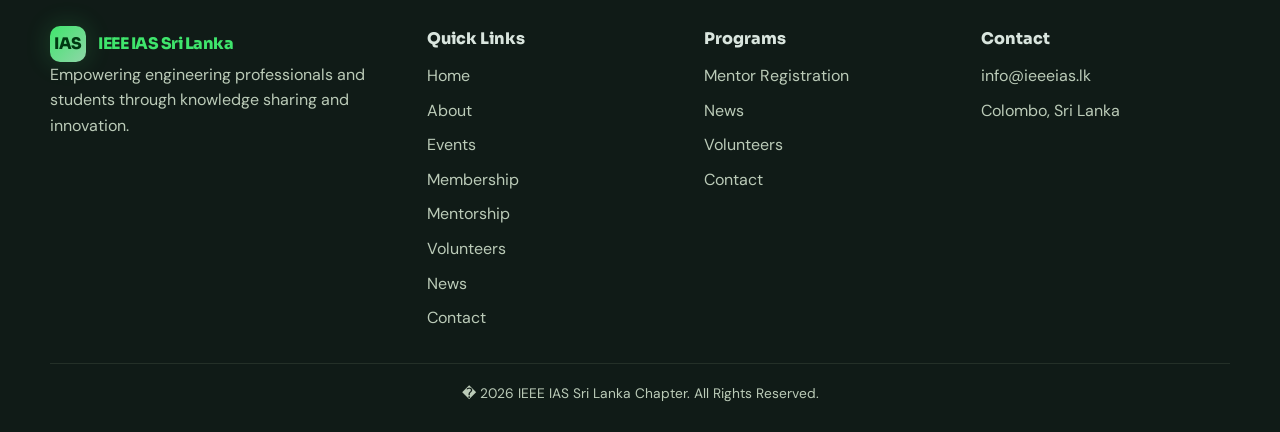
<file: news.html>
<!DOCTYPE html>
<html lang="en">
<head>
  <meta charset="UTF-8">
  <meta name="viewport" content="width=device-width, initial-scale=1.0">
  <title>News & Publications - IEEE IAS Sri Lanka Chapter</title>
  <link rel="preconnect" href="https://fonts.googleapis.com">
  <link rel="preconnect" href="https://fonts.gstatic.com" crossorigin>
  <link href="https://fonts.googleapis.com/css2?family=DM+Sans:wght@400;500;700;800&family=Sora:wght@400;700;800&display=swap" rel="stylesheet">
  <link href="https://fonts.googleapis.com/css2?family=Material+Symbols+Outlined:wght@100..700&display=swap" rel="stylesheet">
  <link rel="stylesheet" href="assets/css/news.css">
</head>
<body data-page="news">
  <header class="site-header">
    <div class="container nav">
      <a class="brand" href="index.html"><img class="brand-logo" src="assets/images/Layer 0.png" alt="IEEE IAS Sri Lanka"></a>
      <nav class="nav-links" aria-label="Main navigation">
        <a href="index.html">Home</a>
        <a href="about.html">About</a>
        <a href="event-detail.html">Events</a>
        <a href="membership.html">Membership</a>
        <a href="mentorship.html">Mentorship</a>
        <a href="volunteers.html">Volunteers</a>
      </nav>
      <div class="nav-actions">
        <a class="btn btn-primary" href="membership.html">Join IEEE IAS</a>
        <button class="menu-toggle" type="button" aria-label="Open menu" aria-expanded="false" data-menu-toggle><span></span><span></span><span></span></button>
      </div>
    </div>
  </header>
  <main>
    <section class="hero news-hero">
      <div class="container">
        <div class="news-hero-copy reveal">
          <h1>News &amp; Publications</h1>
          <p class="lead">Stay informed with the latest research, local initiatives, and updates from the IEEE Industry Applications Society globally and locally.</p>
        </div>
      </div>
    </section>

    <section class="section news-featured-section">
      <div class="container">
        <article class="news-featured-card reveal">
          <div class="featured-cover" aria-hidden="true"></div>
          <div class="featured-content">
            <span class="badge soft">Featured Highlight</span>
            <h2>IEEE IAS Sri Lanka Magazine</h2>
            <p>Launched at IAS60, our premier local publication showcases groundbreaking research, industry collaborations, and the impactful initiatives driven by our chapter members across Sri Lanka.</p>
            <a class="featured-link" href="contact.html">Read the Latest Issue <span aria-hidden="true">→</span></a>
          </div>
        </article>
      </div>
    </section>

    <section class="section research-section">
      <div class="container">
        <div class="section-header news-title-row"><div><h2><span class="material-symbols-outlined">library_books</span> Research Publications</h2></div></div>
        <div class="news-research-grid">
          <article class="news-research-card reveal" style="--reveal-delay: 0.04s;"><h3>Transactions on Industry Applications</h3><p>The premier journal for the dissemination of research related to the application of electrical systems and technology.</p><a href="https://ias.ieee.org/publications/transactions-on-industry-applications.html" target="_blank" rel="noreferrer">Access Journal ↗</a></article>
          <article class="news-research-card reveal" style="--reveal-delay: 0.07s;"><h3>Industry Applications Magazine</h3><p>Practical, application-oriented articles focusing on the needs of engineers in industry and commerce.</p><a href="https://ias.ieee.org/publications/industry-applications-magazine.html" target="_blank" rel="noreferrer">Read Magazine ↗</a></article>
          <article class="news-research-card reveal" style="--reveal-delay: 0.1s;"><h3>IAS Newsletter</h3><p>Stay connected with society news, upcoming events, and reports from global chapters and committees.</p><a href="https://ias.ieee.org/publications.html" target="_blank" rel="noreferrer">View Newsletters ↗</a></article>
        </div>
      </div>
    </section>

    <section class="section updates-section">
      <div class="container news-updates-layout">
        <div class="news-updates-main">
          <div class="section-header news-title-row"><div><h2><span class="material-symbols-outlined">description</span> Latest Updates</h2></div></div>
          <div class="news-updates-list">
            <article class="news-update-item reveal" style="--reveal-delay: 0.04s;">
              <div class="news-update-thumb thumb-a" aria-hidden="true"></div>
              <div>
                <span class="news-date">Oct 15, 2024</span>
                <h3>Annual General Meeting 2024 Concludes Successfully</h3>
                <p>The IEEE IAS Sri Lanka Chapter successfully held its AGM, reflecting on a year of technical growth and appointing the new executive team.</p>
              </div>
            </article>
            <article class="news-update-item reveal" style="--reveal-delay: 0.08s;">
              <div class="news-update-thumb thumb-b" aria-hidden="true"></div>
              <div>
                <span class="news-date">Sep 28, 2024</span>
                <h3>Industrial Visit to Laxapana Hydropower Complex</h3>
                <p>Student members gained practical insights into high-voltage power generation and grid synchronization during an immersive plant visit.</p>
              </div>
            </article>
          </div>
          <a class="btn btn-secondary news-view-all" href="news.html">View All News</a>
        </div>

        <aside class="news-congress-panel reveal" style="--reveal-delay: 0.06s;">
          <h2><span class="material-symbols-outlined">public</span> Global Congresses</h2>
          <div class="news-congress-list">
            <article class="congress-item is-active"><h3>IAS Annual Meeting</h3><span>Upcoming - Global Event</span><p>The flagship event gathering industry leaders and researchers worldwide.</p></article>
            <article class="congress-item"><h3>I&amp;CPS Asia</h3><span>Past - Regional Focus</span><p>Focusing on Industrial and Commercial Power Systems in the Asian region.</p></article>
            <article class="congress-item"><h3>ESTC</h3><span>Past - Technical Conference</span><p>Energy Saving and Technology Conference highlighting sustainable practices.</p></article>
          </div>
        </aside>
      </div>
    </section>
  </main>
  <footer class="site-footer"><div class="container footer-grid"><div><a class="brand" href="index.html"><span class="brand-mark">IAS</span><span>IEEE IAS Sri Lanka</span></a><p>Empowering engineering professionals and students through knowledge sharing and innovation.</p></div><div><span class="footer-title">Quick Links</span><div class="footer-links"><a href="index.html">Home</a><a href="about.html">About</a><a href="events.html">Events</a><a href="membership.html">Membership</a><a href="mentorship.html">Mentorship</a><a href="volunteers.html">Volunteers</a><a href="news.html">News</a><a href="contact.html">Contact</a></div></div><div><span class="footer-title">Programs</span><div class="footer-links"><a href="mentor-registration.html">Mentor Registration</a><a href="news.html">News</a><a href="volunteers.html">Volunteers</a><a href="contact.html">Contact</a></div></div><div><span class="footer-title">Contact</span><div class="footer-links"><a href="mailto:info@ieeeias.lk">info@ieeeias.lk</a><span>Colombo, Sri Lanka</span></div></div></div><div class="container copyright">� 2026 IEEE IAS Sri Lanka Chapter. All Rights Reserved.</div></footer>
  <div class="toast" data-toast></div><script src="assets/js/main.js"></script>
</body>
</html>
</file>
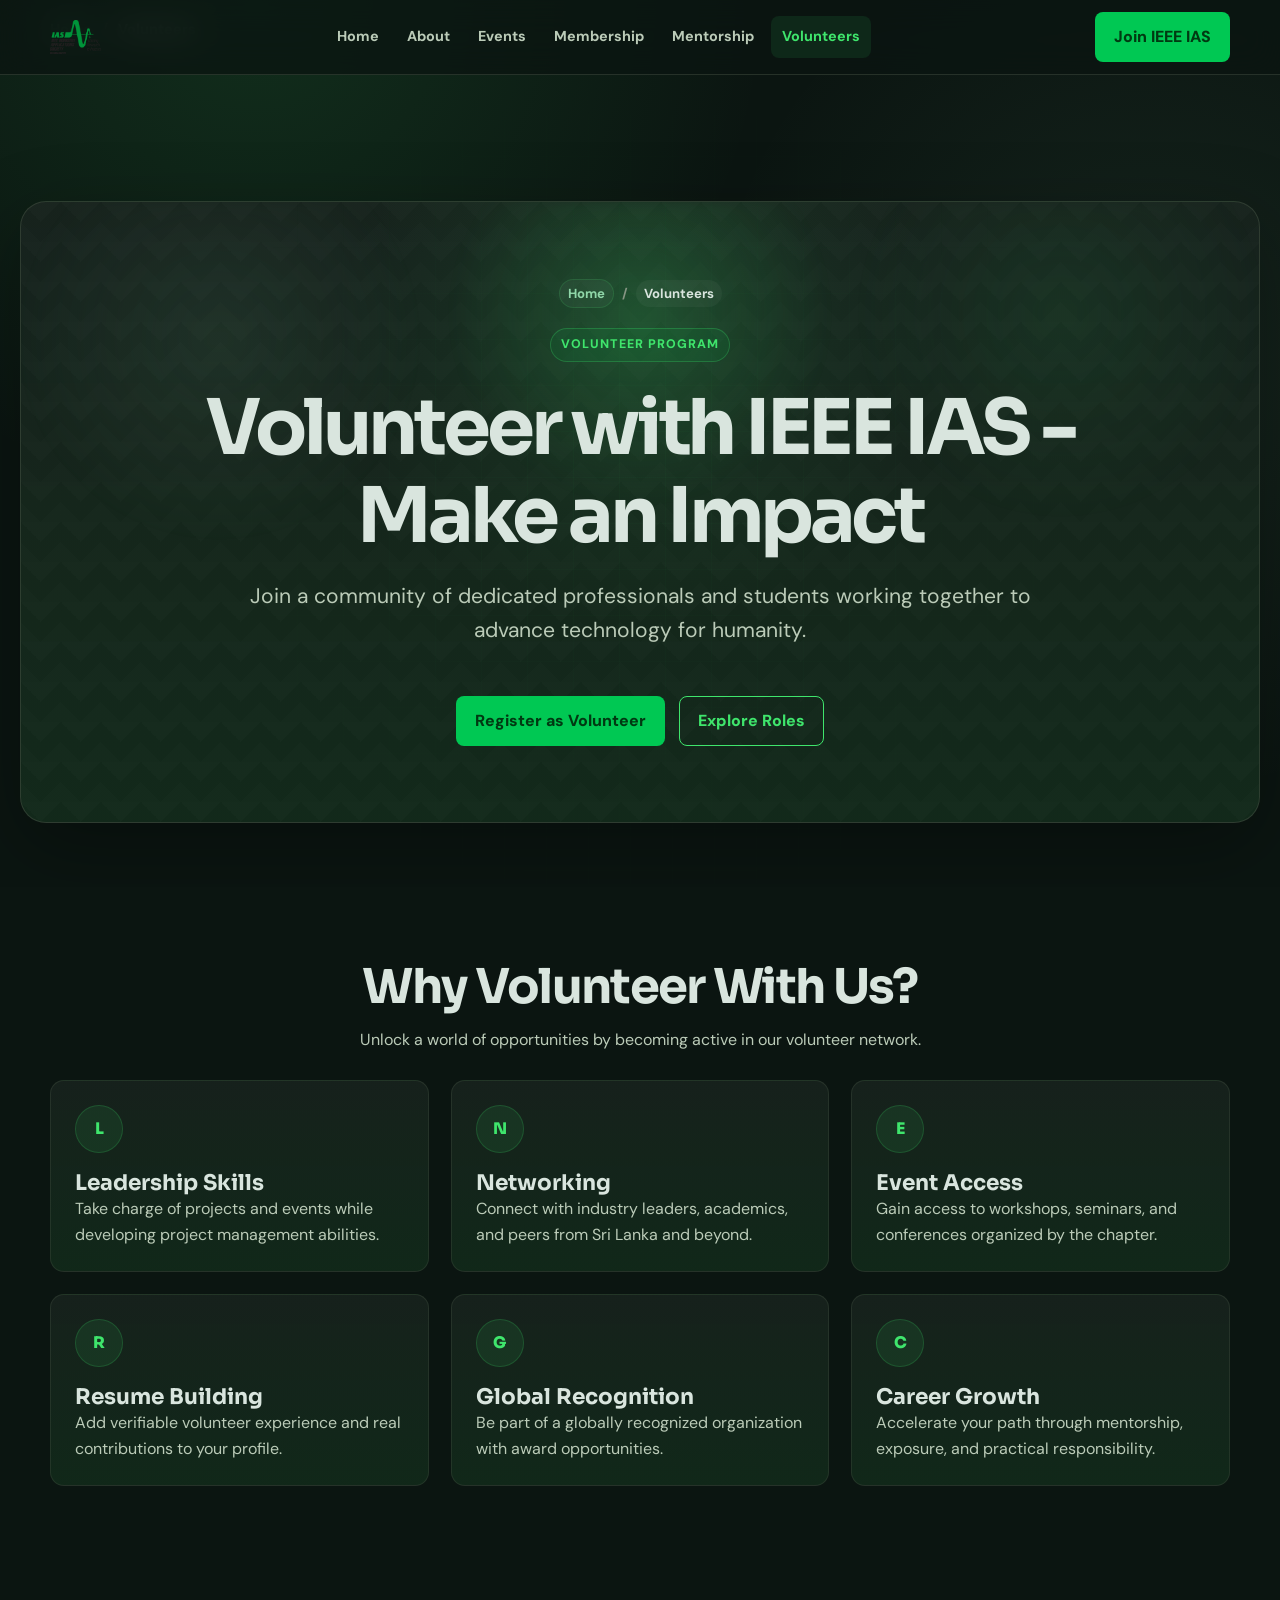
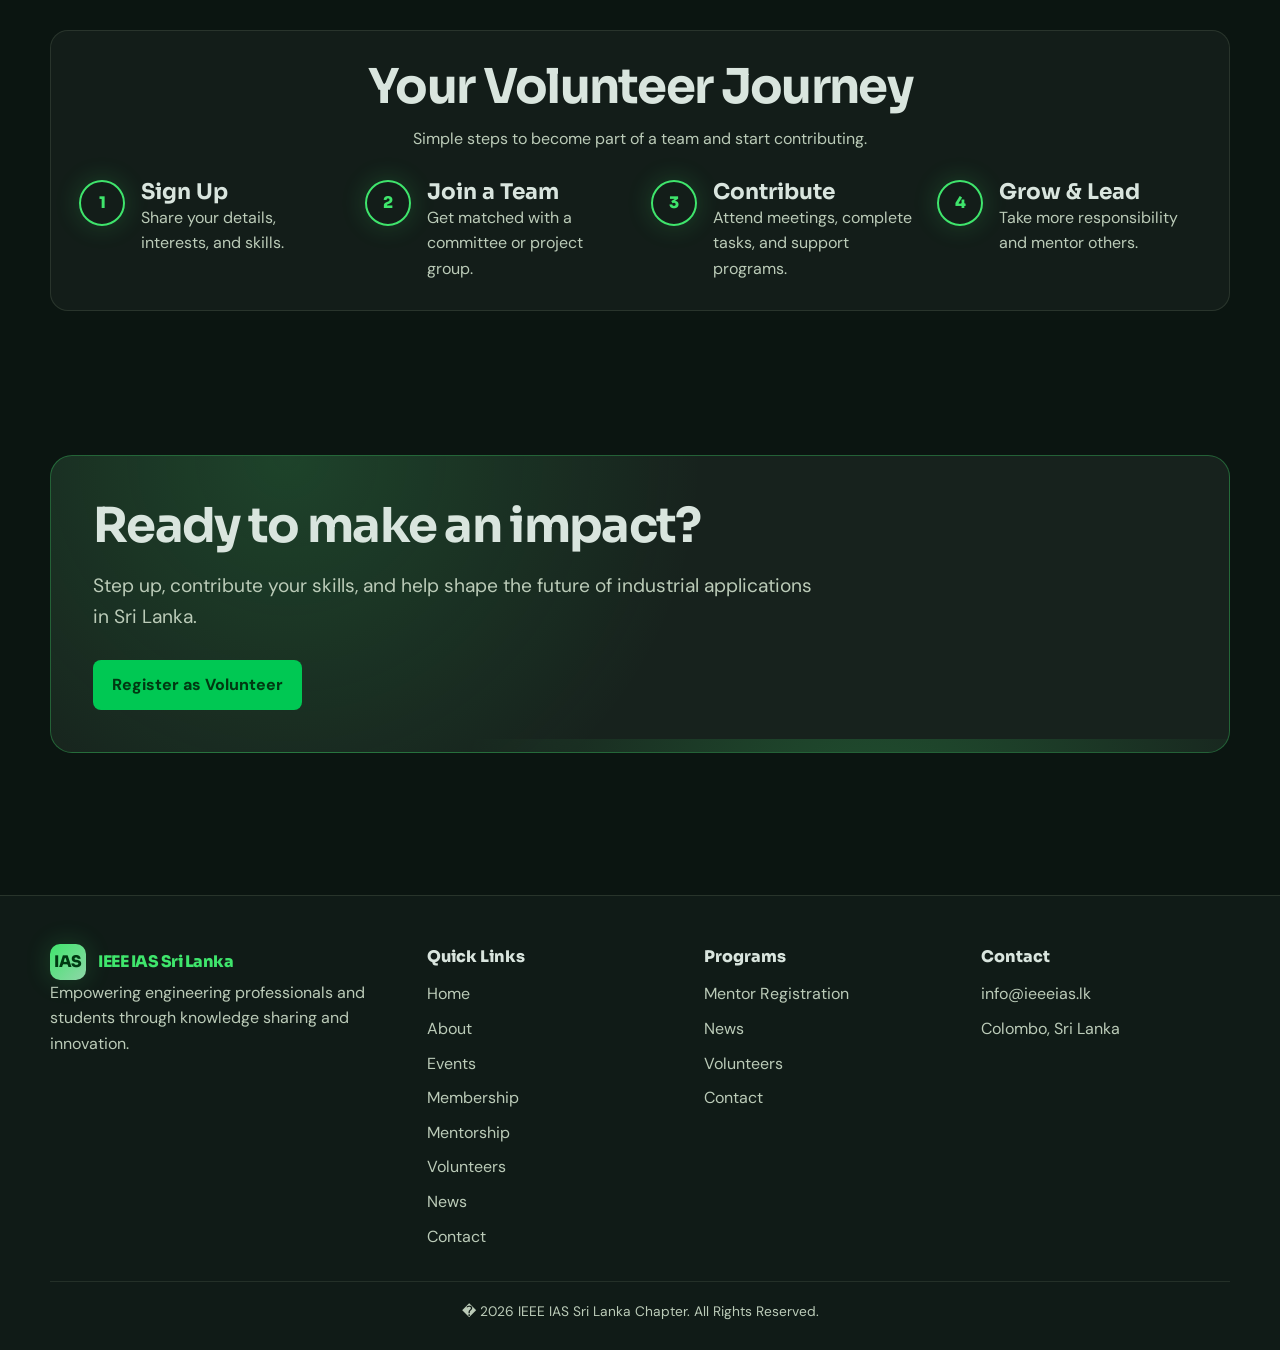
<file: volunteers.html>
<!DOCTYPE html>
<html lang="en">
<head>
  <meta charset="UTF-8">
  <meta name="viewport" content="width=device-width, initial-scale=1.0">
  <title>Volunteers - IEEE IAS Sri Lanka Chapter</title>
  <link rel="preconnect" href="https://fonts.googleapis.com">
  <link rel="preconnect" href="https://fonts.gstatic.com" crossorigin>
  <link href="https://fonts.googleapis.com/css2?family=DM+Sans:wght@400;500;700;800&family=Sora:wght@400;700;800&display=swap" rel="stylesheet">
  <link rel="stylesheet" href="assets/css/volunteers.css">
</head>
<body data-page="volunteers">
  <header class="site-header">
    <div class="container nav">
      <a class="brand" href="index.html"><img class="brand-logo" src="assets/images/Layer 0.png" alt="IEEE IAS Sri Lanka"></a>
      <nav class="nav-links" aria-label="Main navigation">
        <a href="index.html">Home</a>
        <a href="about.html">About</a>
        <a href="event-detail.html">Events</a>
        <a href="membership.html">Membership</a>
        <a href="mentorship.html">Mentorship</a>
        <a href="volunteers.html">Volunteers</a>
      </nav>
      <div class="nav-actions">
        <a class="btn btn-primary" href="membership.html">Join IEEE IAS</a>
        <button class="menu-toggle" type="button" aria-label="Open menu" aria-expanded="false" data-menu-toggle><span></span><span></span><span></span></button>
      </div>
    </div>
  </header>
  <div class="breadcrumb-bar">
    <div class="container">
      <nav class="breadcrumb" aria-label="Breadcrumb">
        <a href="index.html">Home</a>
        <span class="breadcrumb-separator" aria-hidden="true">/</span>
        <span aria-current="page">Volunteers</span>
      </nav>
    </div>
  </div>
  <main>
    <section class="hero about-hero">
      <div class="container hero-grid">
        <div class="hero-panel about-hero-panel reveal">
          <div class="hero-panel-glow"></div>
          <div class="hero-panel-grid"></div>
          <div class="hero-panel-content">
            <nav class="breadcrumb" aria-label="Breadcrumb">
              <a href="index.html">Home</a>
              <span class="breadcrumb-separator" aria-hidden="true">/</span>
              <span aria-current="page">Volunteers</span>
            </nav>
            <span class="eyebrow">Volunteer Program</span>
            <h1>Volunteer with IEEE IAS - Make an Impact</h1>
            <p class="lead">Join a community of dedicated professionals and students working together to advance technology for humanity.</p>
            <div class="hero-actions"><a class="btn btn-primary" href="contact.html">Register as Volunteer</a><a class="btn btn-secondary" href="#roles">Explore Roles</a></div>
          </div>
        </div>
      </div>
    </section>

    <section class="section" id="roles">
      <div class="container">
        <div class="section-header center"><h2>Why Volunteer With Us?</h2><p>Unlock a world of opportunities by becoming active in our volunteer network.</p></div>
        <div class="grid grid-3">
          <div class="card"><div class="icon">L</div><h3>Leadership Skills</h3><p>Take charge of projects and events while developing project management abilities.</p></div>
          <div class="card"><div class="icon">N</div><h3>Networking</h3><p>Connect with industry leaders, academics, and peers from Sri Lanka and beyond.</p></div>
          <div class="card"><div class="icon">E</div><h3>Event Access</h3><p>Gain access to workshops, seminars, and conferences organized by the chapter.</p></div>
          <div class="card"><div class="icon">R</div><h3>Resume Building</h3><p>Add verifiable volunteer experience and real contributions to your profile.</p></div>
          <div class="card"><div class="icon">G</div><h3>Global Recognition</h3><p>Be part of a globally recognized organization with award opportunities.</p></div>
          <div class="card"><div class="icon">C</div><h3>Career Growth</h3><p>Accelerate your path through mentorship, exposure, and practical responsibility.</p></div>
        </div>
      </div>
    </section>

    <section class="section">
      <div class="container panel">
        <div class="section-header center"><h2>Your Volunteer Journey</h2><p>Simple steps to become part of a team and start contributing.</p></div>
        <div class="grid grid-4">
          <div class="step"><div><h3>Sign Up</h3><p>Share your details, interests, and skills.</p></div></div>
          <div class="step"><div><h3>Join a Team</h3><p>Get matched with a committee or project group.</p></div></div>
          <div class="step"><div><h3>Contribute</h3><p>Attend meetings, complete tasks, and support programs.</p></div></div>
          <div class="step"><div><h3>Grow & Lead</h3><p>Take more responsibility and mentor others.</p></div></div>
        </div>
      </div>
    </section>

    <section class="section"><div class="container cta"><h2>Ready to make an impact?</h2><p class="lead">Step up, contribute your skills, and help shape the future of industrial applications in Sri Lanka.</p><div class="section-actions"><a class="btn btn-primary" href="contact.html">Register as Volunteer</a></div></div></section>
  </main>
  <footer class="site-footer"><div class="container footer-grid"><div><a class="brand" href="index.html"><span class="brand-mark">IAS</span><span>IEEE IAS Sri Lanka</span></a><p>Empowering engineering professionals and students through knowledge sharing and innovation.</p></div><div><span class="footer-title">Quick Links</span><div class="footer-links"><a href="index.html">Home</a><a href="about.html">About</a><a href="events.html">Events</a><a href="membership.html">Membership</a><a href="mentorship.html">Mentorship</a><a href="volunteers.html">Volunteers</a><a href="news.html">News</a><a href="contact.html">Contact</a></div></div><div><span class="footer-title">Programs</span><div class="footer-links"><a href="mentor-registration.html">Mentor Registration</a><a href="news.html">News</a><a href="volunteers.html">Volunteers</a><a href="contact.html">Contact</a></div></div><div><span class="footer-title">Contact</span><div class="footer-links"><a href="mailto:info@ieeeias.lk">info@ieeeias.lk</a><span>Colombo, Sri Lanka</span></div></div></div><div class="container copyright">� 2026 IEEE IAS Sri Lanka Chapter. All Rights Reserved.</div></footer>
  <div class="toast" data-toast></div><script src="assets/js/main.js"></script>
</body>
</html>
</file>
<file: assets/css/index.css>
@import url("./styles.css");

/* Page-specific styles for index.html */
</file>
<file: assets/css/contact.css>
@import url("./styles.css");

/* Page-specific styles for contact.html */
</file>
<file: assets/css/membership.css>
@import url("./styles.css");

/* Page-specific styles for membership.html */

.membership-hero {
	padding-top: 34px;
	padding-bottom: 88px;
	background:
		radial-gradient(circle at 50% 20%, rgba(58, 215, 118, 0.13), transparent 32rem),
		#051712;
}

.membership-hero-panel {
	max-width: 860px;
	margin: 0 auto;
	text-align: center;
}

.membership-hero h1 {
	max-width: 940px;
	margin: 0 auto;
	color: #e4efe9;
	font-size: clamp(2.3rem, 5.2vw, 4.3rem);
	letter-spacing: -0.045em;
}

.membership-hero h1 span {
	color: #2ce16f;
}

.membership-hero .lead {
	max-width: 700px;
	margin: 22px auto 0;
	color: #c2d1c8;
	font-size: clamp(1rem, 1.5vw, 1.22rem);
}

.membership-hero .hero-actions {
	justify-content: center;
	margin-top: 26px;
}

.membership-hero .btn {
	min-width: 190px;
}

.membership-hero .btn .material-symbols-outlined {
	font-size: 18px;
}

.membership-benefits-section {
	padding-top: 58px;
	padding-bottom: 70px;
	background: #04140f;
}

.membership-header h2 {
	display: inline-flex;
	flex-direction: column;
	align-items: center;
	gap: 10px;
}

.membership-header h2::after {
	content: "";
	width: 72px;
	height: 4px;
	border-radius: 999px;
	background: linear-gradient(90deg, transparent, #35df75, transparent);
}

.membership-benefits-grid {
	margin-top: 8px;
	display: grid;
	grid-template-columns: repeat(3, minmax(0, 1fr));
	gap: 16px;
}

.membership-benefit-card {
	padding: 22px 20px;
	border: 1px solid rgba(86, 144, 111, 0.3);
	border-radius: 10px;
	background: linear-gradient(180deg, rgba(34, 48, 42, 0.78), rgba(27, 40, 34, 0.88));
	transition: transform 0.3s ease, border-color 0.3s ease, box-shadow 0.3s ease;
}

.membership-benefit-card .material-symbols-outlined {
	width: 34px;
	height: 34px;
	display: grid;
	place-items: center;
	border-radius: 8px;
	border: 1px solid rgba(80, 150, 113, 0.35);
	background: rgba(44, 225, 111, 0.1);
	color: #43e17c;
	font-size: 18px;
}

.membership-benefit-card h3 {
	margin-top: 14px;
	margin-bottom: 8px;
	color: #e5efe9;
	font-size: clamp(1.45rem, 2vw, 2rem);
}

.membership-benefit-card p {
	color: #b3c3b9;
	font-size: 1rem;
}

.membership-benefit-card:hover {
	transform: translateY(-8px);
	border-color: rgba(66, 227, 126, 0.56);
	box-shadow: 0 20px 40px rgba(0, 0, 0, 0.35);
}

.membership-benefit-card-wide {
	grid-column: span 2;
}

.join-flow-section {
	padding-top: 62px;
	padding-bottom: 56px;
	background: #02100c;
}

.join-flow-line {
	height: 2px;
	margin: 36px auto -28px;
	width: min(90%, 980px);
	background: linear-gradient(90deg, transparent, rgba(59, 228, 123, 0.72), transparent);
}

.join-flow-grid {
	display: grid;
	grid-template-columns: repeat(3, minmax(0, 1fr));
	gap: 24px;
}

.join-step {
	text-align: center;
}

.join-step-number {
	width: 84px;
	height: 84px;
	margin: 0 auto 14px;
	display: grid;
	place-items: center;
	border: 2px solid rgba(68, 233, 130, 0.78);
	border-radius: 12px;
	background: rgba(45, 66, 57, 0.86);
	color: #58e38b;
	font-family: "Sora", sans-serif;
	font-size: 2.2rem;
	font-weight: 800;
	box-shadow: 0 0 0 4px rgba(44, 225, 111, 0.05);
}

.join-step h3 {
	color: #ebf5ef;
	font-size: clamp(1.35rem, 1.9vw, 1.9rem);
	margin: 0;
}

.join-step p {
	margin-top: 7px;
	color: #b4c5bc;
	font-size: 0.95rem;
}

.join-flow-action {
	margin-top: 28px;
	text-align: center;
}

.join-flow-action .btn {
	min-width: 210px;
}

.membership-cta-strip {
	padding-top: 0;
	padding-bottom: 0;
	background: #04140f;
}

.membership-strip-box {
	margin: 0 auto;
	text-align: center;
	padding: 60px 20px;
	background: linear-gradient(180deg, rgba(49, 59, 54, 0.88), rgba(43, 55, 50, 0.92));
}

.membership-strip-box h2 {
	color: #ebf4ef;
}

.membership-strip-box p {
	max-width: 640px;
	margin: 12px auto 20px;
	color: #d0ddd5;
}

@media (max-width: 980px) {
	.membership-benefits-grid {
		grid-template-columns: repeat(2, minmax(0, 1fr));
	}

	.membership-benefit-card-wide {
		grid-column: span 2;
	}

	.join-flow-grid {
		gap: 18px;
	}

	.join-step-number {
		width: 76px;
		height: 76px;
		font-size: 2rem;
	}
}

@media (max-width: 680px) {
	.membership-hero {
    padding-top: 16px;
    padding-bottom: 42px;
  }

  .membership-hero h1 {
    font-size: clamp(1.8rem, 5.5vw, 3rem);
  }

  .membership-hero .lead {
    font-size: clamp(0.95rem, 2vw, 1.1rem);
  }

  .membership-hero .hero-actions {
    flex-direction: column;
    align-items: center;
    gap: 10px;
  }

  .membership-hero .btn {
    width: 100%;
    max-width: 280px;
    min-height: 44px;
  }

  .membership-benefits-section {
    padding-top: 36px;
    padding-bottom: 42px;
  }

  .membership-benefits-grid,
  .join-flow-grid {
    grid-template-columns: 1fr;
  }

  .membership-benefit-card {
    padding: 16px 14px;
  }

  .membership-benefit-card h3 {
    font-size: clamp(1.2rem, 4vw, 1.6rem);
  }

  .membership-benefit-card-wide {
    grid-column: auto;
  }

  .join-flow-section {
    padding-top: 40px;
    padding-bottom: 36px;
  }

  .join-flow-line {
    display: none;
  }

  .join-step-number {
    width: 64px;
    height: 64px;
    font-size: 1.6rem;
  }

  .join-step h3 {
    font-size: clamp(1.1rem, 3.5vw, 1.5rem);
  }

  .membership-strip-box {
    padding: 36px 16px;
  }
}

@media (max-width: 420px) {
  .membership-hero {
    padding-bottom: 32px;
  }

  .membership-benefits-grid {
    gap: 12px;
  }

  .membership-benefit-card {
    padding: 14px 12px;
  }

  .join-flow-grid {
    gap: 12px;
  }

  .join-step-number {
    width: 56px;
    height: 56px;
    font-size: 1.4rem;
  }

  .join-flow-action .btn {
    width: 100%;
  }
}
</file>
<file: assets/css/mentor-registration.css>
@import url("./styles.css");

/* Page-specific styles for mentor-registration.html */
</file>
<file: assets/css/mentorship.css>
@import url("./styles.css");

/* Page-specific styles for mentorship.html */
</file>
<file: assets/css/news.css>
@import url("./styles.css");

/* Page-specific styles for news.html */

.news-hero {
	padding-top: 38px;
	padding-bottom: 30px;
	background:
		radial-gradient(circle at 50% 0%, rgba(48, 203, 108, 0.11), transparent 30rem),
		#04150f;
}

.news-hero-copy {
	max-width: 820px;
	margin: 0 auto;
	text-align: center;
}

.news-hero h1 {
	margin: 0;
	color: #e8f4ed;
	font-size: clamp(2.15rem, 4.7vw, 4rem);
	letter-spacing: -0.04em;
}

.news-hero .lead {
	max-width: 760px;
	margin: 10px auto 0;
	color: #c4d3c9;
}

.news-featured-section {
	padding-top: 10px;
	padding-bottom: 22px;
}

.news-featured-card {
	display: grid;
	grid-template-columns: 1.05fr 1.15fr;
	gap: 22px;
	padding: 26px;
	border: 1px solid rgba(80, 146, 112, 0.33);
	border-radius: 8px;
	background: linear-gradient(180deg, rgba(10, 28, 21, 0.92), rgba(7, 22, 17, 0.96));
}

.featured-cover {
	border: 1px solid rgba(80, 146, 112, 0.33);
	border-radius: 4px;
	min-height: 296px;
	background:
		radial-gradient(circle at 50% 56%, rgba(31, 182, 99, 0.26), transparent 34%),
		linear-gradient(180deg, rgba(14, 43, 33, 0.78), rgba(7, 22, 17, 0.96));
	position: relative;
}

.featured-cover::before {
	content: "TECHNINOVIES";
	position: absolute;
	top: 14px;
	left: 14px;
	color: rgba(214, 235, 223, 0.55);
	font-weight: 700;
	letter-spacing: 0.04em;
}

.featured-content {
	display: flex;
	flex-direction: column;
	justify-content: center;
}

.featured-content .badge {
	width: fit-content;
	margin-bottom: 12px;
}

.featured-content h2 {
	color: #e8f4ed;
	font-size: clamp(2rem, 2.8vw, 3rem);
	margin-bottom: 12px;
}

.featured-content p {
	color: #bdcec3;
	max-width: 520px;
}

.featured-link {
	margin-top: 14px;
	color: #31df73;
	font-weight: 700;
}

.featured-link:hover {
	color: #5bee97;
}

.research-section {
	padding-top: 6px;
	padding-bottom: 16px;
}

.news-title-row {
	margin-bottom: 14px;
}

.news-title-row h2 {
	display: inline-flex;
	align-items: center;
	gap: 8px;
	color: #e8f3ec;
	font-size: clamp(1.8rem, 2.5vw, 2.45rem);
}

.news-title-row .material-symbols-outlined {
	color: #3be07a;
	font-size: 22px;
}

.news-research-grid {
	display: grid;
	grid-template-columns: repeat(3, minmax(0, 1fr));
	gap: 14px;
}

.news-research-card {
	min-height: 100%;
	padding: 20px 20px 16px;
	border-radius: 8px;
	border: 1px solid rgba(79, 142, 109, 0.28);
	background: linear-gradient(180deg, rgba(32, 48, 41, 0.76), rgba(25, 39, 34, 0.9));
	transition: transform 0.28s ease, box-shadow 0.28s ease, border-color 0.28s ease;
}

.news-research-card h3 {
	color: #e6f1ea;
	margin-bottom: 8px;
	font-size: clamp(1.5rem, 2.1vw, 2rem);
}

.news-research-card p {
	color: #b5c5bc;
	margin-bottom: 10px;
}

.news-research-card a {
	color: #39df77;
	font-weight: 700;
}

.news-research-card:hover {
	transform: translateY(-6px);
	border-color: rgba(67, 228, 127, 0.54);
	box-shadow: 0 16px 34px rgba(0, 0, 0, 0.33);
}

.updates-section {
	padding-top: 10px;
}

.news-updates-layout {
	display: grid;
	grid-template-columns: 1.55fr 0.72fr;
	gap: 22px;
}

.news-updates-list {
	display: grid;
	gap: 12px;
}

.news-update-item {
	display: grid;
	grid-template-columns: 170px 1fr;
	gap: 14px;
	padding: 12px;
	border-radius: 8px;
	border: 1px solid rgba(77, 141, 107, 0.3);
	background: linear-gradient(180deg, rgba(21, 38, 30, 0.7), rgba(15, 30, 24, 0.84));
	transition: transform 0.3s ease, border-color 0.3s ease;
}

.news-update-item:hover {
	transform: translateY(-4px);
	border-color: rgba(69, 226, 128, 0.52);
}

.news-update-thumb {
	border-radius: 6px;
	background-size: cover;
	background-position: center;
}

.thumb-a {
	background-image:
		radial-gradient(circle at 30% 20%, rgba(59, 233, 126, 0.24), transparent 32%),
		linear-gradient(130deg, rgba(12, 46, 36, 0.9), rgba(8, 26, 20, 0.96));
}

.thumb-b {
	background-image:
		radial-gradient(circle at 70% 62%, rgba(63, 202, 255, 0.2), transparent 34%),
		linear-gradient(135deg, rgba(36, 54, 49, 0.86), rgba(12, 25, 21, 0.98));
}

.news-date {
	display: inline-block;
	color: #43e27e;
	font-size: 0.88rem;
	font-weight: 700;
	margin-bottom: 3px;
}

.news-update-item h3 {
	color: #e7f2ec;
	font-size: clamp(1.38rem, 2vw, 1.9rem);
	line-height: 1.16;
	margin-bottom: 7px;
}

.news-update-item p {
	color: #adbeb4;
	margin: 0;
}

.news-view-all {
	margin-top: 12px;
	width: 100%;
}

.news-congress-panel {
	padding: 16px;
	border-radius: 8px;
	border: 1px solid rgba(78, 141, 108, 0.3);
	background: linear-gradient(180deg, rgba(31, 43, 38, 0.76), rgba(21, 33, 28, 0.9));
}

.news-congress-panel h2 {
	display: flex;
	align-items: center;
	gap: 8px;
	color: #e8f3ec;
	font-size: clamp(1.35rem, 2vw, 1.9rem);
	margin-bottom: 12px;
}

.news-congress-panel .material-symbols-outlined {
	color: #47e17f;
	font-size: 20px;
}

.news-congress-list {
	display: grid;
	gap: 14px;
}

.congress-item {
	position: relative;
	padding-left: 26px;
}

.congress-item::before {
	content: "";
	position: absolute;
	left: 0;
	top: 7px;
	width: 12px;
	height: 12px;
	border-radius: 50%;
	border: 2px solid rgba(145, 169, 156, 0.55);
}

.congress-item.is-active::before {
	border-color: #46e17f;
	box-shadow: 0 0 0 2px rgba(54, 221, 117, 0.16);
}

.congress-item h3 {
	color: #e6f2eb;
	font-size: 1.55rem;
	margin-bottom: 3px;
}

.congress-item span {
	display: block;
	color: #44df7c;
	font-size: 0.8rem;
	margin-bottom: 4px;
}

.congress-item p {
	margin: 0;
	color: #a4b8ad;
	font-size: 0.88rem;
	line-height: 1.43;
}

@media (max-width: 980px) {
	.news-featured-card,
	.news-updates-layout {
		grid-template-columns: 1fr;
	}

	.featured-cover {
		min-height: 240px;
	}

	.news-research-grid {
		grid-template-columns: repeat(2, minmax(0, 1fr));
	}
}

@media (max-width: 680px) {
	.news-hero {
    padding-top: 18px;
    padding-bottom: 16px;
  }

  .news-hero h1 {
    font-size: clamp(1.6rem, 5.5vw, 2.8rem);
  }

  .news-featured-card {
    padding: 14px;
    gap: 14px;
  }

  .featured-cover {
    min-height: 200px;
  }

  .featured-content h2 {
    font-size: clamp(1.4rem, 4vw, 2.2rem);
  }

  .news-title-row h2 {
    font-size: clamp(1.3rem, 3.5vw, 1.8rem);
  }

  .news-research-grid {
    grid-template-columns: 1fr;
    gap: 10px;
  }

  .news-research-card {
    padding: 16px 14px 12px;
  }

  .news-updates-layout {
    gap: 16px;
  }

  .news-update-item {
    grid-template-columns: 1fr;
    gap: 10px;
  }

  .news-update-thumb {
    min-height: 110px;
  }

  .news-update-item h3 {
    font-size: clamp(1.1rem, 3.5vw, 1.6rem);
  }

  .congress-item h3 {
    font-size: 1.3rem;
  }
}

@media (max-width: 420px) {
  .news-hero {
    padding-top: 14px;
    padding-bottom: 12px;
  }

  .news-featured-card {
    padding: 12px;
  }

  .featured-cover {
    min-height: 150px;
  }

  .featured-cover::before {
    font-size: 0.75rem;
  }

  .featured-content .badge {
    margin-bottom: 8px;
  }

  .news-research-card {
    padding: 12px 10px;
  }

  .news-research-card h3 {
    font-size: 1.1rem;
  }

  .news-update-item {
    gap: 8px;
  }

  .news-congress-panel {
    padding: 12px;
</file>
<file: assets/css/volunteers.css>
@import url("./styles.css");

/* Page-specific styles for volunteers.html */
</file>
